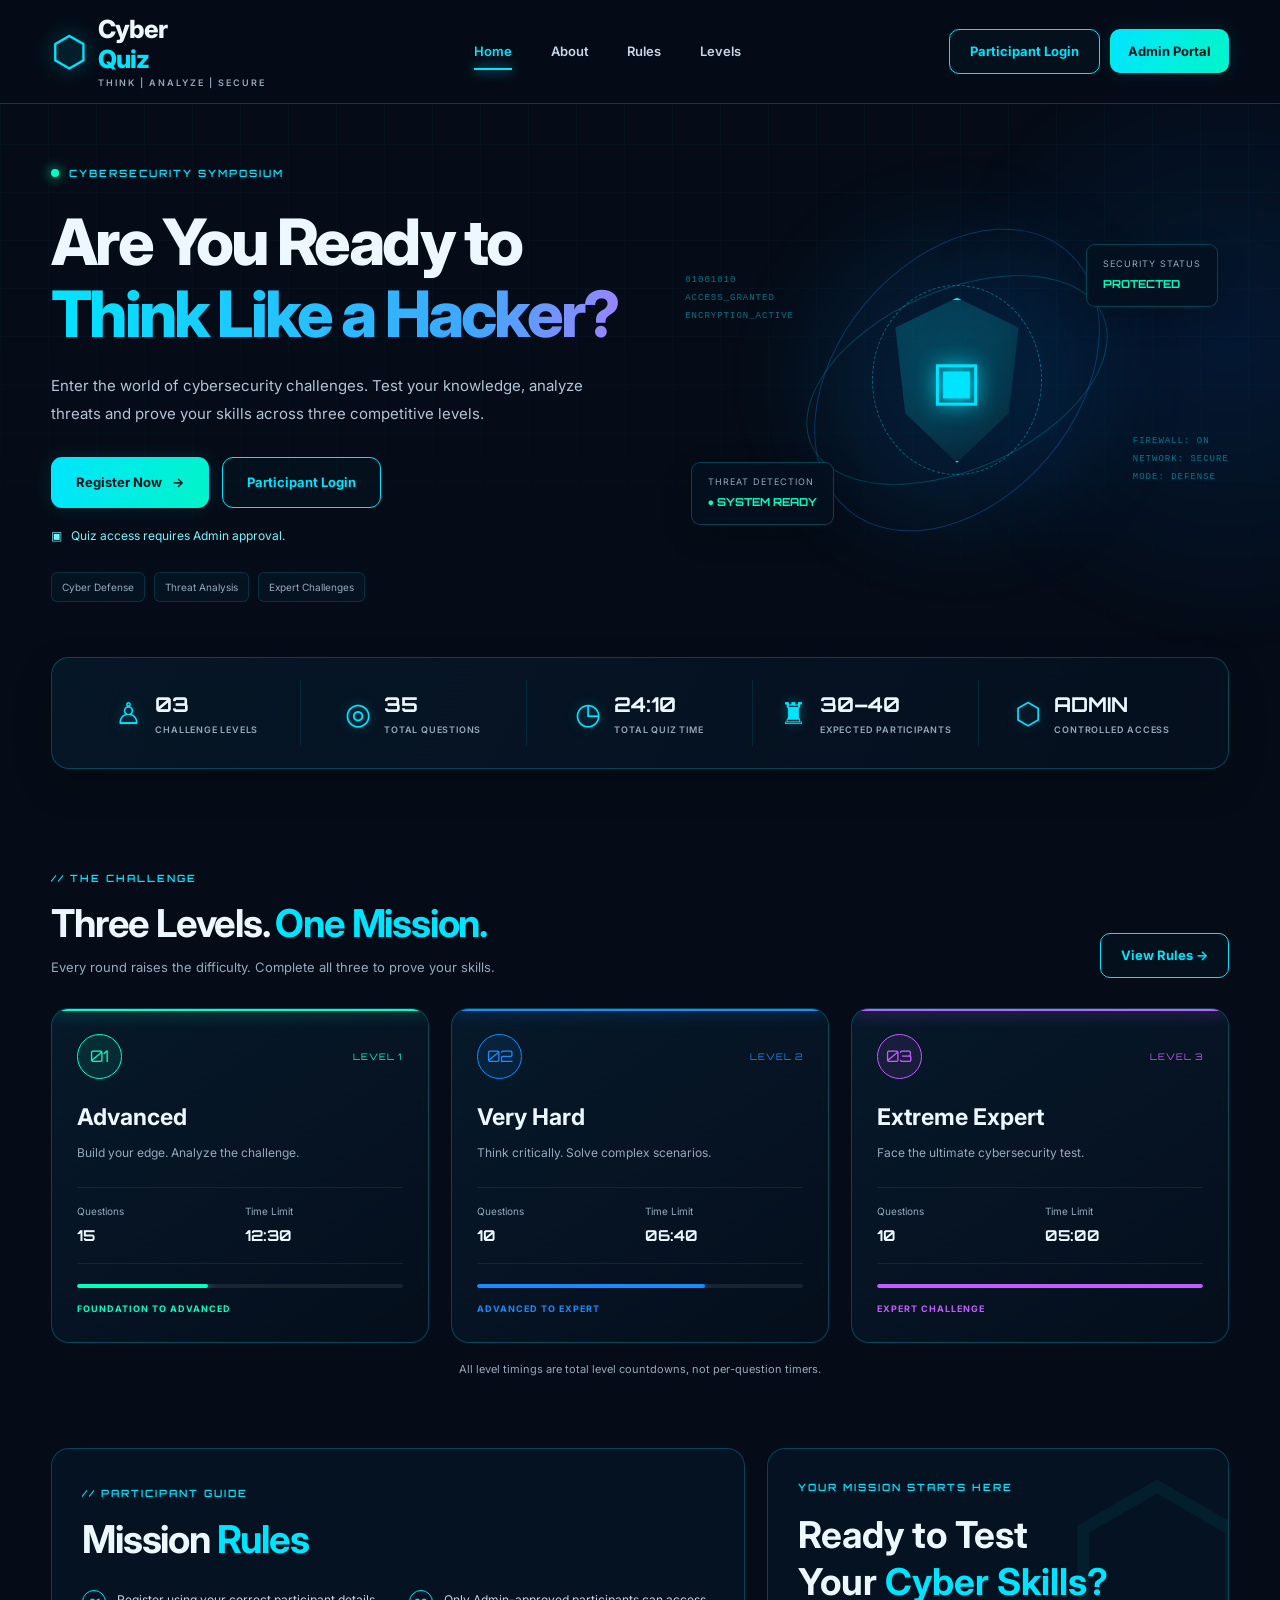
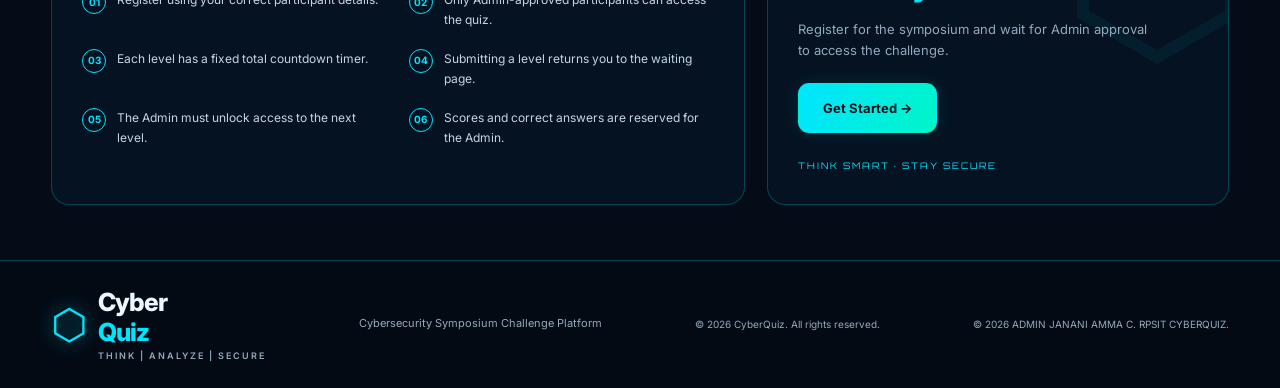
<file: frontend/index.html>
<!DOCTYPE html>
<html lang="en">
<head>
    <meta charset="UTF-8">
    <meta name="viewport" content="width=device-width, initial-scale=1.0">
    <meta name="theme-color" content="#050d19">
    <meta name="description" content="CyberQuiz - Cybersecurity Symposium Challenge">

    <title>CyberQuiz | Think. Analyze. Secure.</title>

    <link rel="stylesheet" href="css/style.css">
</head>

<body>

    <!-- Background Effects -->
    <div class="background-grid" aria-hidden="true"></div>
    <div class="background-glow" aria-hidden="true"></div>

    <!-- Navigation -->
    <header class="navbar">
        <a href="index.html" class="logo">
            <span class="logo-symbol">⬡</span>
            <span class="logo-text">
                Cyber<span>Quiz</span>
                <small>THINK | ANALYZE | SECURE</small>
            </span>
        </a>

        <nav class="nav-links">
            <a href="#home" class="active">Home</a>
            <a href="#about">About</a>
            <a href="#rules">Rules</a>
            <a href="#levels">Levels</a>
        </nav>

        <div class="nav-actions">
            <a href="login.html" class="btn btn-outline">
                Participant Login
            </a>

            <a href="admin-login.html" class="btn btn-primary btn-small">
                Admin Portal
            </a>
        </div>

        <button class="menu-toggle" id="menuToggle"
                aria-label="Toggle navigation" aria-expanded="false">
            ☰
        </button>
    </header>


    <!-- Hero -->
    <main>

        <section class="hero section-container" id="home">

            <div class="hero-content">

                <div class="eyebrow">
                    <span class="live-dot"></span>
                    CYBERSECURITY SYMPOSIUM
                </div>

                <h1>
                    Are You Ready to
                    <span class="gradient-text">
                        Think Like a Hacker?
                    </span>
                </h1>

                <p class="hero-description">
                    Enter the world of cybersecurity challenges.
                    Test your knowledge, analyze threats and prove
                    your skills across three competitive levels.
                </p>

                <div class="hero-actions">
                    <a href="register.html" class="btn btn-primary btn-large">
                        Register Now <span>→</span>
                    </a>

                    <a href="login.html" class="btn btn-outline btn-large">
                        Participant Login
                    </a>
                </div>

                <p class="access-notice">
                    <span>▣</span>
                    Quiz access requires Admin approval.
                </p>

                <div class="hero-tags">
                    <span>Cyber Defense</span>
                    <span>Threat Analysis</span>
                    <span>Expert Challenges</span>
                </div>

            </div>

            <!-- Cyber Visual -->
            <div class="hero-visual" aria-hidden="true">

                <div class="orbit orbit-one"></div>
                <div class="orbit orbit-two"></div>

                <div class="cyber-panel panel-top">
                    <span>SECURITY STATUS</span>
                    <strong>PROTECTED</strong>
                </div>

                <div class="shield-container">
                    <div class="shield">
                        <span class="shield-lock">▣</span>
                    </div>
                    <div class="shield-ring"></div>
                </div>

                <div class="cyber-panel panel-bottom">
                    <span>THREAT DETECTION</span>
                    <strong>● SYSTEM READY</strong>
                </div>

                <div class="floating-code code-left">
                    01001010<br>
                    ACCESS_GRANTED<br>
                    ENCRYPTION_ACTIVE
                </div>

                <div class="floating-code code-right">
                    FIREWALL: ON<br>
                    NETWORK: SECURE<br>
                    MODE: DEFENSE
                </div>

            </div>

        </section>


        <!-- Statistics -->
        <section class="stats-bar section-container" id="about">

            <div class="stat-item">
                <span class="stat-icon">♙</span>
                <div>
                    <strong>03</strong>
                    <span>CHALLENGE LEVELS</span>
                </div>
            </div>

            <div class="stat-item">
                <span class="stat-icon">◎</span>
                <div>
                    <strong>35</strong>
                    <span>TOTAL QUESTIONS</span>
                </div>
            </div>

            <div class="stat-item">
                <span class="stat-icon">◷</span>
                <div>
                    <strong>24:10</strong>
                    <span>TOTAL QUIZ TIME</span>
                </div>
            </div>

            <div class="stat-item">
                <span class="stat-icon">♜</span>
                <div>
                    <strong>30–40</strong>
                    <span>EXPECTED PARTICIPANTS</span>
                </div>
            </div>

            <div class="stat-item">
                <span class="stat-icon">⬡</span>
                <div>
                    <strong>ADMIN</strong>
                    <span>CONTROLLED ACCESS</span>
                </div>
            </div>

        </section>


        <!-- Quiz Levels -->
        <section class="levels-section section-container" id="levels">

            <div class="section-heading">
                <div>
                    <span class="section-label">// THE CHALLENGE</span>
                    <h2>Three Levels. <span>One Mission.</span></h2>
                    <p>
                        Every round raises the difficulty.
                        Complete all three to prove your skills.
                    </p>
                </div>

                <a href="#rules" class="btn btn-outline">
                    View Rules →
                </a>
            </div>

            <div class="level-grid">

                <article class="level-card level-one">
                    <div class="level-card-top">
                        <span class="level-number">01</span>
                        <span class="level-status">LEVEL 1</span>
                    </div>

                    <h3>Advanced</h3>
                    <p>Build your edge. Analyze the challenge.</p>

                    <div class="level-details">
                        <div>
                            <span>Questions</span>
                            <strong>15</strong>
                        </div>
                        <div>
                            <span>Time Limit</span>
                            <strong>12:30</strong>
                        </div>
                    </div>

                    <div class="difficulty-track">
                        <span></span>
                    </div>

                    <p class="level-footer">FOUNDATION TO ADVANCED</p>
                </article>


                <article class="level-card level-two">
                    <div class="level-card-top">
                        <span class="level-number">02</span>
                        <span class="level-status">LEVEL 2</span>
                    </div>

                    <h3>Very Hard</h3>
                    <p>Think critically. Solve complex scenarios.</p>

                    <div class="level-details">
                        <div>
                            <span>Questions</span>
                            <strong>10</strong>
                        </div>
                        <div>
                            <span>Time Limit</span>
                            <strong>06:40</strong>
                        </div>
                    </div>

                    <div class="difficulty-track">
                        <span></span>
                    </div>

                    <p class="level-footer">ADVANCED TO EXPERT</p>
                </article>


                <article class="level-card level-three">
                    <div class="level-card-top">
                        <span class="level-number">03</span>
                        <span class="level-status">LEVEL 3</span>
                    </div>

                    <h3>Extreme Expert</h3>
                    <p>Face the ultimate cybersecurity test.</p>

                    <div class="level-details">
                        <div>
                            <span>Questions</span>
                            <strong>10</strong>
                        </div>
                        <div>
                            <span>Time Limit</span>
                            <strong>05:00</strong>
                        </div>
                    </div>

                    <div class="difficulty-track">
                        <span></span>
                    </div>

                    <p class="level-footer">EXPERT CHALLENGE</p>
                </article>

            </div>

            <p class="level-note">
                All level timings are total level countdowns, not per-question timers.
            </p>

        </section>


        <!-- Rules -->
        <section class="rules-section section-container" id="rules">

            <div class="rules-panel">

                <span class="section-label">// PARTICIPANT GUIDE</span>
                <h2>Mission <span>Rules</span></h2>

                <ul class="rules-list">
                    <li>
                        <span class="rule-number">01</span>
                        Register using your correct participant details.
                    </li>
                    <li>
                        <span class="rule-number">02</span>
                        Only Admin-approved participants can access the quiz.
                    </li>
                    <li>
                        <span class="rule-number">03</span>
                        Each level has a fixed total countdown timer.
                    </li>
                    <li>
                        <span class="rule-number">04</span>
                        Submitting a level returns you to the waiting page.
                    </li>
                    <li>
                        <span class="rule-number">05</span>
                        The Admin must unlock access to the next level.
                    </li>
                    <li>
                        <span class="rule-number">06</span>
                        Scores and correct answers are reserved for the Admin.
                    </li>
                </ul>

            </div>


            <div class="challenge-panel">
                <div class="challenge-decoration">⬡</div>

                <span class="section-label">YOUR MISSION STARTS HERE</span>
                <h2>Ready to Test<br>Your <span>Cyber Skills?</span></h2>

                <p>
                    Register for the symposium and wait for
                    Admin approval to access the challenge.
                </p>

                <a href="register.html" class="btn btn-primary btn-large">
                    Get Started →
                </a>

                <div class="challenge-footer">
                    THINK SMART · STAY SECURE
                </div>
            </div>

        </section>

    </main>


    <!-- Footer -->
    <footer class="footer">
        <a href="index.html" class="logo">
            <span class="logo-symbol">⬡</span>
            <span class="logo-text">
                Cyber<span>Quiz</span>
                <small>THINK | ANALYZE | SECURE</small>
            </span>
        </a>

        <p>Cybersecurity Symposium Challenge Platform</p>

        <span class="copyright">
            © 2026 CyberQuiz. All rights reserved.
        </span>
        <span class="copyright">
            © 2026 ADMIN JANANI AMMA C. RPSIT CYBERQUIZ.
        </span>
    </footer>


    <script src="js/app.js"></script>

</body>
</html>
</file>
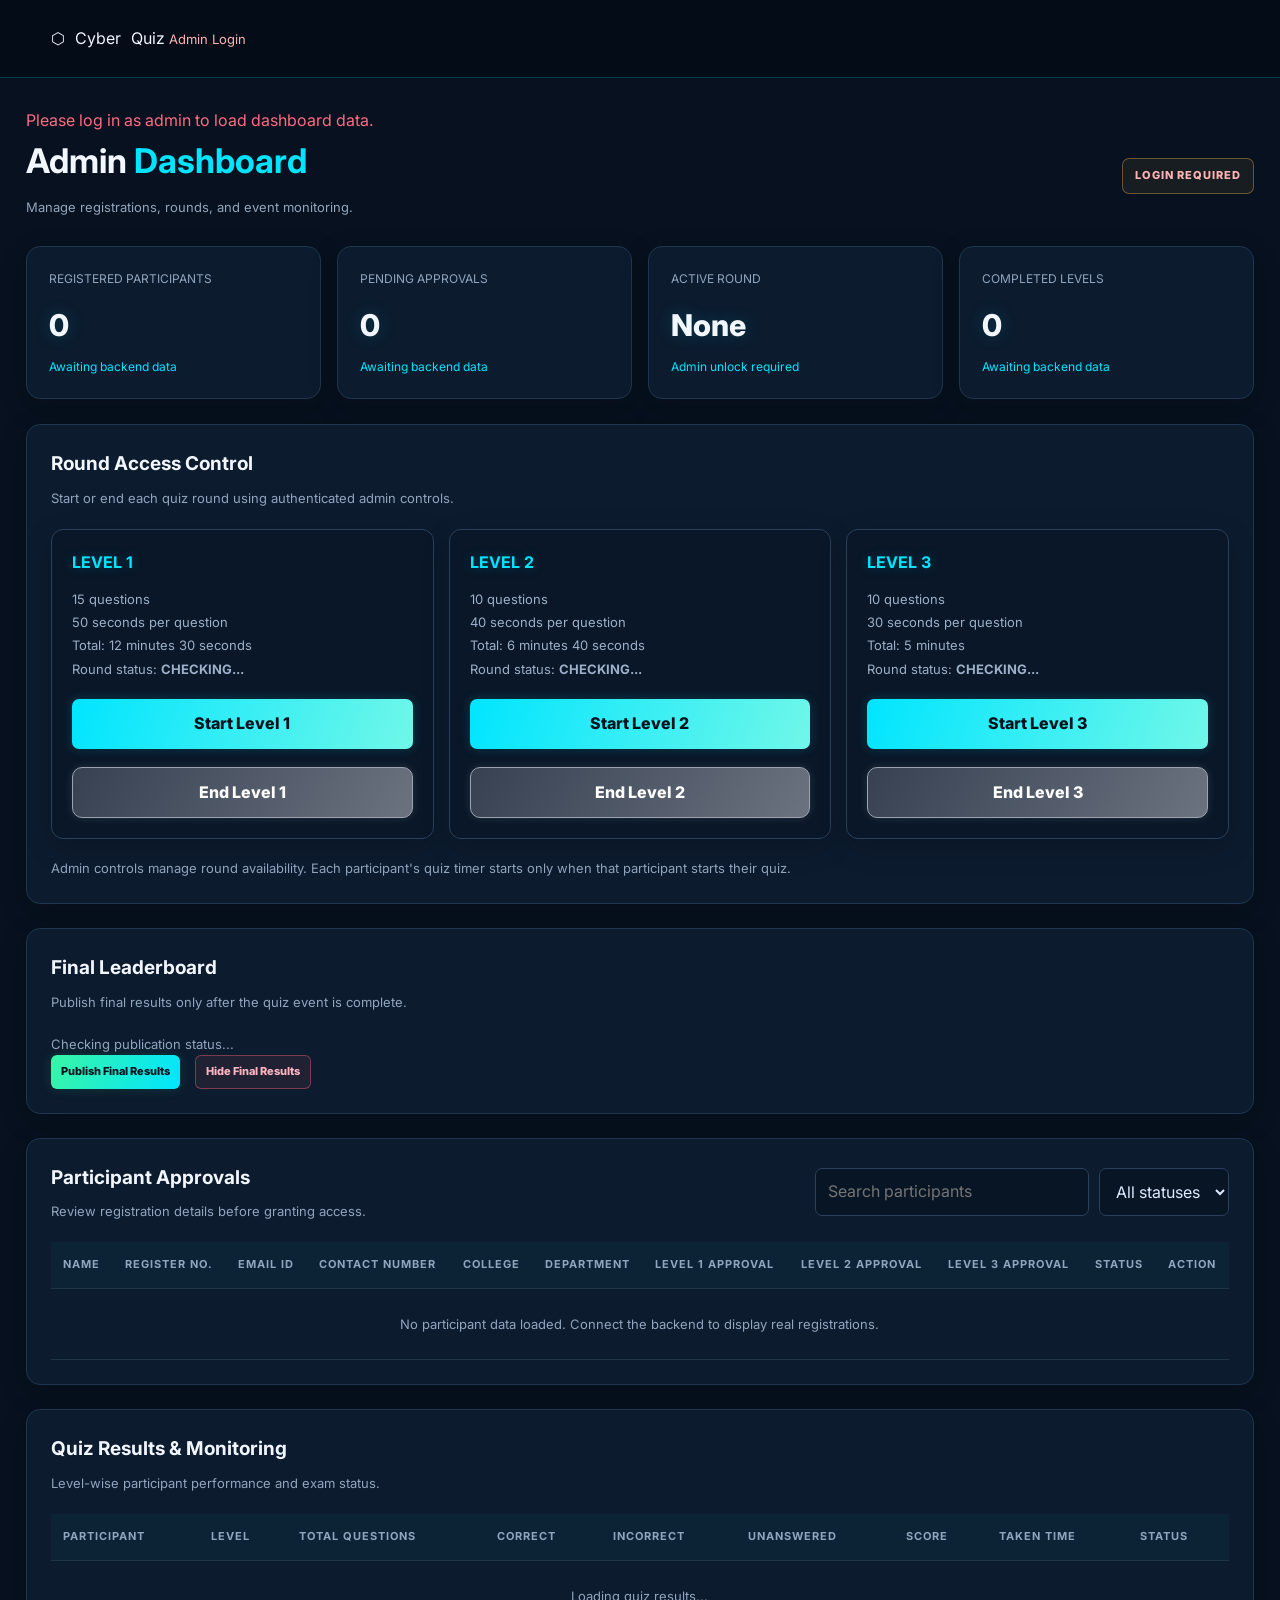
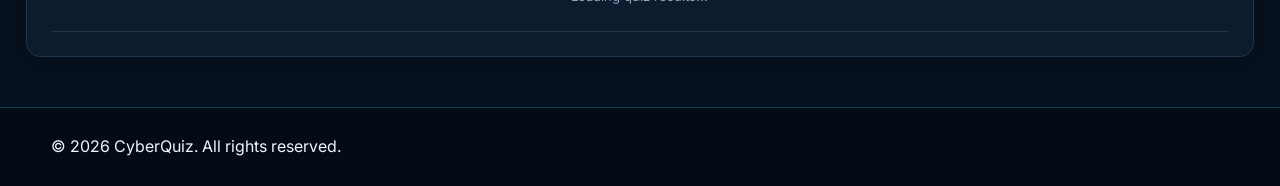
<file: frontend/admin-dashboard.html>
<!DOCTYPE html>
<html lang="en">

<head>
    <meta charset="UTF-8">
    <meta name="viewport" content="width=device-width, initial-scale=1.0">
    <meta name="theme-color" content="#07111f">

    <title>Admin Dashboard | CyberQuiz</title>

    <link rel="stylesheet" href="css/style.css">
    <link rel="stylesheet" href="css/admin.css">

    <style>
        body {
            min-height: 100vh;
            background: #07111f;
        }

        .admin-layout {
            width: min(1400px, 96%);
            margin: 30px auto 50px;
        }

        .dashboard-heading {
            display: flex;
            justify-content: space-between;
            align-items: center;
            gap: 20px;
            flex-wrap: wrap;
            margin-bottom: 28px;
        }

        .dashboard-heading h1 {
            color: #f1f6ff;
            font-size: clamp(25px, 4vw, 34px);
            margin-bottom: 8px;
        }

        .dashboard-heading h1 span {
            color: #00e5ff;
        }

        .muted {
            color: #91a5bd;
            font-size: 13px;
            line-height: 1.7;
        }

        .demo-badge {
            padding: 8px 12px;
            color: #ffd18a;
            border: 1px solid rgba(255, 190, 80, .35);
            background: rgba(255, 190, 80, .07);
            border-radius: 7px;
            font-size: 11px;
            font-weight: 800;
            letter-spacing: 1px;
        }

        .admin-grid {
            display: grid;
            grid-template-columns: repeat(4, minmax(0, 1fr));
            gap: 16px;
            margin-bottom: 25px;
        }

        .metric-card,
        .panel {
            background: #0c1b2e;
            border: 1px solid #20364e;
            border-radius: 14px;
        }

        .metric-card {
            padding: 22px;
        }

        .metric-label {
            color: #91a5bd;
            font-size: 12px;
            margin-bottom: 13px;
        }

        .metric-value {
            color: #f1f6ff;
            font-size: 30px;
            font-weight: 800;
        }

        .metric-detail {
            margin-top: 8px;
            color: #00e5ff;
            font-size: 12px;
        }

        .panel {
            padding: 24px;
            margin-bottom: 24px;
            min-width: 0;
        }

        .panel-heading {
            display: flex;
            justify-content: space-between;
            align-items: center;
            gap: 15px;
            flex-wrap: wrap;
            margin-bottom: 20px;
        }

        .panel-heading h2 {
            color: #f1f6ff;
            font-size: 19px;
        }

        .panel-heading p {
            margin-top: 7px;
        }

        .round-grid {
            display: grid;
            grid-template-columns: repeat(3, minmax(0, 1fr));
            gap: 15px;
        }

        .round-card {
            padding: 20px;
            background: #091728;
            border: 1px solid #29415b;
            border-radius: 12px;
        }

        .round-card h3 {
            color: #00e5ff;
            font-size: 16px;
            margin-bottom: 12px;
        }

        .round-card p {
            color: #9db0c8;
            font-size: 13px;
            line-height: 1.8;
        }

        .round-card button {
            width: 100%;
            margin-top: 18px;
            padding: 12px;
            border: 0;
            border-radius: 7px;
            color: #06111e;
            background: #00e5ff;
            font-weight: 800;
            cursor: pointer;
        }

        .round-card button:disabled {
            opacity: .45;
            cursor: not-allowed;
        }

        .round-card button.lock-button {
            background: #243950;
            color: #dceaff;
            border: 1px solid #39536e;
        }

        .table-wrap {
            overflow-x: auto;
        }

        table {
            width: 100%;
            border-collapse: collapse;
            min-width: 720px;
            text-align: left;
        }

        th,
        td {
            padding: 14px 12px;
            border-bottom: 1px solid #20344a;
            font-size: 13px;
            color: #c8d6e7;
        }

        th {
            color: #91a5bd;
            font-size: 11px;
            letter-spacing: 1px;
        }

        .status {
            display: inline-block;
            padding: 5px 9px;
            border-radius: 6px;
            font-size: 11px;
            font-weight: 800;
        }

        .status.pending {
            color: #ffd18a;
            background: rgba(255, 190, 80, .1);
        }

        .status.approved {
            color: #8cf5c3;
            background: rgba(65, 220, 150, .1);
        }

        .status.waiting {
            color: #a8eaf2;
            background: rgba(0, 229, 255, .08);
        }

        .small-button {
            padding: 7px 10px;
            color: #06111e;
            background: #00e5ff;
            border: 0;
            border-radius: 6px;
            font-size: 11px;
            font-weight: 800;
            cursor: pointer;
        }

        .small-button.reject {
            margin-left: 5px;
            color: #ffb4b4;
            background: rgba(255, 80, 80, .12);
            border: 1px solid rgba(255, 80, 80, .3);
        }

        .toolbar {
            display: flex;
            gap: 10px;
            flex-wrap: wrap;
        }

        .toolbar input,
        .toolbar select {
            padding: 10px 12px;
            max-width: 100%;
            color: #dceaff;
            background: #071525;
            border: 1px solid #29415b;
            border-radius: 7px;
        }

        .notice {
            display: none;
            padding: 14px;
            margin-bottom: 20px;
            border-radius: 9px;
            color: #a8eaf2;
            background: rgba(0, 229, 255, .06);
            border: 1px solid rgba(0, 229, 255, .2);
            line-height: 1.6;
            font-size: 13px;
        }

        .notice.visible {
            display: block;
        }

        .empty-row {
            padding: 25px;
            color: #91a5bd;
            text-align: center;
        }

        .danger-link {
            color: #ffb4b4;
            text-decoration: none;
            font-size: 13px;
        }

        @media (max-width: 900px) {
            .admin-grid {
                grid-template-columns: repeat(2, minmax(0, 1fr));
            }

            .round-grid {
                grid-template-columns: 1fr;
            }
        }

        @media (max-width: 480px) {
            .admin-grid {
                grid-template-columns: 1fr;
            }

            .panel {
                padding: 17px;
            }
        }

        .approval-status {
            display: inline-block;
            padding: 4px 9px;
            border-radius: 12px;
            font-size: 12px;
            font-weight: 600;
        }

        .approval-status.pending {
            color: #fbbf24;
            background: rgba(251, 191, 36, 0.10);
            animation: pendingGlow 1.5s ease-in-out infinite;
        }

        .approval-status.approved {
            color: #34d399;
            background: rgba(52, 211, 153, 0.12);
        }

        @keyframes pendingGlow {
            50% {
                box-shadow: 0 0 8px rgba(251, 191, 36, 0.45);
            }
        }

        /* ===== CYBERQUIZ PREMIUM ADMIN THEME ===== */

        :root {
            --neon-cyan: #00e5ff;
            --neon-violet: #9b7bff;
            --neon-green: #39f5a5;
            --neon-amber: #ffc857;
            --neon-red: #ff647c;
            --panel-bg: #0c1b2e;
            --panel-border: #244360;
        }

        /* Smooth dashboard interactions */
        html {
            scroll-behavior: smooth;
        }

        button,
        input,
        select,
        a {
            transition:
                background .25s ease,
                color .25s ease,
                border-color .25s ease,
                box-shadow .25s ease,
                transform .25s ease;
        }

        button {
            cursor: pointer;
        }

        button:focus-visible,
        input:focus-visible,
        select:focus-visible,
        a:focus-visible {
            outline: 2px solid var(--neon-cyan);
            outline-offset: 3px;
        }

        /* Premium cards */
        .metric-card,
        .panel,
        .round-card {
            position: relative;
            overflow: hidden;
            box-shadow: 0 8px 28px rgba(0, 0, 0, .18);
        }

        .metric-card,
        .round-card {
            transition: transform .25s ease, border-color .25s ease,
                box-shadow .25s ease;
        }

        .metric-card:hover,
        .round-card:hover {
            transform: translateY(-5px);
            border-color: var(--neon-cyan);
            box-shadow: 0 10px 30px rgba(0, 229, 255, .12);
        }

        .metric-value {
            text-shadow: 0 0 18px rgba(0, 229, 255, .18);
        }

        .round-card h3 {
            text-shadow: 0 0 12px rgba(0, 229, 255, .25);
        }

        /* Round Start buttons */
        .round-card button[data-start-level],
        .round-card button[data-unlock-level] {
            color: #03121d;
            background: linear-gradient(110deg, #00e5ff, #70f7e8);
            box-shadow: 0 0 12px rgba(0, 229, 255, .18);
        }

        .round-card button[data-start-level]:hover:not(:disabled),
        .round-card button[data-unlock-level]:hover:not(:disabled) {
            transform: translateY(-2px);
            box-shadow: 0 0 22px rgba(0, 229, 255, .45);
        }

        /* Premium Silver-Grey End Level Buttons */
        .round-card button[data-end-level] {
            color: #ffffff;
            background: linear-gradient(120deg,
                    #374151,
                    #6b7280,
                    #374151);
            background-size: 200% 200%;
            border: 1px solid #9ca3af;
            border-radius: 10px;
            box-shadow: 0 0 8px rgba(209, 213, 219, 0.15);
            animation:
                endButtonGlow 3s ease-in-out infinite,
                endButtonShimmer 6s ease infinite;
        }

        @keyframes endButtonGlow {

            0%,
            100% {
                box-shadow: 0 0 5px rgba(209, 213, 219, 0.15);
            }

            50% {
                box-shadow:
                    0 0 10px rgba(229, 231, 235, 0.55),
                    0 0 18px rgba(156, 163, 175, 0.25);
            }
        }

        @keyframes endButtonShimmer {
            0% {
                background-position: 0% 50%;
            }

            50% {
                background-position: 100% 50%;
            }

            100% {
                background-position: 0% 50%;
            }
        }

        .round-card button[data-end-level]:hover:not(:disabled) {
            transform: translateY(-2px);
            border-color: #e5e7eb;
            box-shadow: 0 0 16px rgba(209, 213, 219, 0.4);
        }

        .round-card button[data-end-level]:disabled {
            animation: none;
            opacity: 0.5;
            cursor: not-allowed;
        }

        @media (prefers-reduced-motion: reduce) {
            .round-card button[data-end-level] {
                animation: none;
            }
        }

        /* Soft blinking neon glow */
        @keyframes endButtonGlow {

            0%,
            100% {
                box-shadow:
                    0 0 6px rgba(100, 120, 255, 0.30),
                    0 0 12px rgba(70, 110, 255, 0.15);
            }

            50% {
                box-shadow:
                    0 0 12px rgba(130, 150, 255, 0.80),
                    0 0 26px rgba(70, 130, 255, 0.45);
            }
        }

        /* Slow-moving gradient */
        @keyframes endButtonShimmer {
            0% {
                background-position: 0% 50%;
            }

            50% {
                background-position: 100% 50%;
            }

            100% {
                background-position: 0% 50%;
            }
        }

        /* Hover effect */
        .round-card button[data-end-level]:hover:not(:disabled) {
            transform: translateY(-3px) scale(1.02);
            border-color: #c3ceff;
            box-shadow:
                0 0 15px rgba(130, 150, 255, 0.9),
                0 0 32px rgba(70, 130, 255, 0.55);
        }

        /* Disabled button should not blink */
        .round-card button[data-end-level]:disabled {
            animation: none;
            opacity: 0.5;
            cursor: not-allowed;
        }

        /* Respect reduced-motion settings */
        @media (prefers-reduced-motion: reduce) {
            .round-card button[data-end-level] {
                animation: none;
            }
        }


        /* Disabled controls */
        button:disabled {
            opacity: .45;
            cursor: not-allowed;
            box-shadow: none !important;
            transform: none !important;
        }

        /* Table hover interaction */
        tbody tr {
            transition: background .2s ease;
        }

        tbody tr:hover {
            background: rgba(0, 229, 255, .045);
        }

        th {
            background: rgba(0, 229, 255, .035);
        }

        td {
            vertical-align: middle;
        }

        /* Approval status badges */
        .approval-status.pending,
        .status.pending {
            color: #ffe09a;
            border: 1px solid rgba(255, 200, 87, .3);
            background: rgba(255, 200, 87, .09);
            animation: pendingPulse 2s ease-in-out infinite;
        }

        .approval-status.approved,
        .status.approved {
            color: #8affc9;
            border: 1px solid rgba(57, 245, 165, .3);
            background: rgba(57, 245, 165, .09);
        }

        /* Approval action buttons */
        #participantTable button,
        #participantsTable button,
        #participantTableBody button {
            margin: 4px 3px;
            padding: 8px 11px;
            border-radius: 7px;
            font-size: 11px;
            font-weight: 800;
            border: 1px solid rgba(0, 229, 255, .35);
            color: #9cf7ff;
            background: rgba(0, 229, 255, .09);
        }

        #participantTable button:hover,
        #participantsTable button:hover,
        #participantTableBody button:hover {
            color: #06111e;
            background: var(--neon-cyan);
            box-shadow: 0 0 14px rgba(0, 229, 255, .25);
            transform: translateY(-1px);
        }

        /* Revoke / reject buttons */
        button.reject,
        #participantTable button.reject,
        #participantsTable button.reject,
        #participantTableBody button.reject {
            color: #ffb4c0;
            border-color: rgba(255, 100, 124, .4);
            background: rgba(255, 100, 124, .09);
        }

        button.reject:hover,
        #participantTable button.reject:hover,
        #participantsTable button.reject:hover,
        #participantTableBody button.reject:hover {
            color: white;
            background: #d93655;
        }

        /* Search and filter controls */
        .toolbar input,
        .toolbar select {
            min-height: 40px;
            outline: none;
        }

        .toolbar input:focus,
        .toolbar select:focus {
            border-color: var(--neon-cyan);
            box-shadow: 0 0 14px rgba(0, 229, 255, .13);
        }

        /* Leaderboard action buttons */
        #publishLeaderboardButton {
            color: #06111e;
            background: linear-gradient(110deg, #39f5a5, #00e5ff);
            box-shadow: 0 0 12px rgba(57, 245, 165, .15);
        }

        #hideLeaderboardButton {
            color: #ffb4c0;
            background: rgba(255, 100, 124, .09);
            border: 1px solid rgba(255, 100, 124, .4);
        }

        #publishLeaderboardButton:hover,
        #hideLeaderboardButton:hover {
            transform: translateY(-2px);
            filter: brightness(1.12);
        }

        /* Subtle pending animation */
        @keyframes pendingPulse {

            0%,
            100% {
                box-shadow: 0 0 0 rgba(255, 200, 87, 0);
            }

            50% {
                box-shadow: 0 0 10px rgba(255, 200, 87, .18);
            }
        }

        /* Respect reduced-motion preferences */
        @media (prefers-reduced-motion: reduce) {

            *,
            *::before,
            *::after {
                animation-duration: .01ms !important;
                animation-iteration-count: 1 !important;
                transition-duration: .01ms !important;
                scroll-behavior: auto !important;
            }
        }
    </style>
</head>

<body>

    <header class="navbar">
        <div class="container nav-container">
            <a href="index.html" class="logo">
                <span class="logo-icon">⬡</span>
                Cyber<span>Quiz</span>
            </a>

            <a href="admin-login.html" class="danger-link">Admin Login</a>
        </div>
    </header>

    <main class="admin-layout">

        <section class="dashboard-heading">
            <div>
                <h1>Admin <span>Dashboard</span></h1>
                <p class="muted">
                    Manage registrations, rounds, and event monitoring.
                </p>
            </div>

            <span class="demo-badge" id="adminAuthStatus">CHECKING AUTHENTICATION...</span>
        </section>

        <div class="notice" id="notice" role="status" aria-live="polite"></div>

        <section class="admin-grid" aria-label="Event overview">

            <article class="metric-card">
                <p class="metric-label">REGISTERED PARTICIPANTS</p>
                <p class="metric-value" id="registeredCount">0</p>
                <p class="metric-detail">Awaiting backend data</p>
            </article>

            <article class="metric-card">
                <p class="metric-label">PENDING APPROVALS</p>
                <p class="metric-value" id="pendingCount">0</p>
                <p class="metric-detail">Awaiting backend data</p>
            </article>

            <article class="metric-card">
                <p class="metric-label">ACTIVE ROUND</p>
                <p class="metric-value" id="activeRound">None</p>
                <p class="metric-detail">Admin unlock required</p>
            </article>

            <article class="metric-card">
                <p class="metric-label">COMPLETED LEVELS</p>
                <p class="metric-value" id="completedCount">0</p>
                <p class="metric-detail">Awaiting backend data</p>
            </article>

        </section>


        <section class="panel">
            <div class="panel-heading">
                <div>
                    <h2>Round Access Control</h2>
                    <p class="muted">
                        Start or end each quiz round using authenticated admin controls.
                    </p>
                </div>
            </div>

            <div class="round-grid">

                <article class="round-card">
                    <h3>LEVEL 1</h3>
                    <p>15 questions</p>

                    <p>50 seconds per question</p>
                    <p>Total: 12 minutes 30 seconds</p>

                    <p>Round status: <strong data-round-status="1">CHECKING...</strong></p>

                    <button type="button" data-start-level="1">
                        Start Level 1
                    </button>
                    <button type="button" class="lock-button" data-end-level="1">
                        End Level 1
                    </button>
                </article>

                <article class="round-card">
                    <h3>LEVEL 2</h3>
                    <p>10 questions</p>


                    <p>40 seconds per question</p>
                    <p>Total: 6 minutes 40 seconds</p>

                    <p>Round status: <strong data-round-status="2">CHECKING...</strong></p>

                    <button type="button" data-start-level="2">
                        Start Level 2
                    </button>
                    <button type="button" class="lock-button" data-end-level="2">
                        End Level 2
                    </button>
                </article>

                <article class="round-card">
                    <h3>LEVEL 3</h3>
                    <p>10 questions</p>

                    <p>30 seconds per question</p>
                    <p>Total: 5 minutes</p>

                    <p>Round status: <strong data-round-status="3">CHECKING...</strong></p>

                    <button type="button" data-start-level="3">
                        Start Level 3
                    </button>
                    <button type="button" class="lock-button" data-end-level="3">
                        End Level 3
                    </button>
                </article>

            </div>

            <p class="muted" style="margin-top:18px;">
                Admin controls manage round availability. Each participant's quiz timer
                starts only when that participant starts their quiz.
            </p>
        </section>

        <section class="panel" id="finalLeaderboardPanel">
            <div class="panel-heading">
                <div>
                    <h2>Final Leaderboard</h2>
                    <p class="muted">
                        Publish final results only after the quiz event is complete.
                    </p>
                </div>
            </div>

            <p id="leaderboardPublishStatus" class="muted" role="status" aria-live="polite">
                Checking publication status...
            </p>

            <div class="toolbar">
                <button type="button" class="small-button" id="publishLeaderboardButton">
                    Publish Final Results
                </button>

                <button type="button" class="small-button reject" id="hideLeaderboardButton">
                    Hide Final Results
                </button>
            </div>
        </section>


        <section class="panel">
            <div class="panel-heading">
                <div>
                    <h2>Participant Approvals</h2>
                    <p class="muted">
                        Review registration details before granting access.
                    </p>
                </div>

                <div class="toolbar">
                    <input type="search" id="participantSearch" placeholder="Search participants"
                        aria-label="Search participants">

                    <select id="approvalFilter" aria-label="Filter participants">
                        <option value="all">All statuses</option>
                        <option value="pending">Pending</option>
                        <option value="approved">Approved</option>
                        <option value="rejected">Rejected</option>
                    </select>
                </div>
            </div>

            <div class="table-wrap">
                <table>

                    <thead>
                        <tr>
                            <th>NAME</th>
                            <th>REGISTER NO.</th>
                            <th>EMAIL ID</th>
                            <th>CONTACT NUMBER</th>
                            <th>COLLEGE</th>
                            <th>DEPARTMENT</th>
                            <th>LEVEL 1 APPROVAL</th>
                            <th>LEVEL 2 APPROVAL</th>
                            <th>LEVEL 3 APPROVAL</th>
                            <th>STATUS</th>
                            <th>ACTION</th>
                        </tr>
                    </thead>


                    <tbody id="participantTable">
                        <tr>
                            <td colspan="11" class="empty-row">
                                No participant data loaded. Connect the backend
                                to display real registrations.
                            </td>
                        </tr>
                    </tbody>
                </table>
            </div>
        </section>

        

<section class="panel" id="quizResultsPanel">
    <div class="panel-heading">
        <div>
            <h2>Quiz Results &amp; Monitoring</h2>
            <p class="muted">
                Level-wise participant performance and exam status.
            </p>
        </div>
    </div>

    <div class="table-wrap">
        <table>
            <thead>
                <tr>
                    <th>PARTICIPANT</th>
                    <th>LEVEL</th>
                    <th>TOTAL QUESTIONS</th>
                    <th>CORRECT</th>
                    <th>INCORRECT</th>
                    <th>UNANSWERED</th>
                    <th>SCORE</th>
                    <th>TAKEN TIME</th>
                    <th>STATUS</th>
                </tr>
            </thead>

            <tbody id="resultsTableBody">
                <tr>
                    <td colspan="9" class="empty-row">
                        Loading quiz results...
                    </td>
                </tr>
            </tbody>
        </table>
    </div>
</section>


    </main>

    <footer class="footer">
        <div class="container">
            <p>
                &copy; <span id="currentYear"></span> CyberQuiz.
                All rights reserved.
            </p>
        </div>
    </footer>


    <script>
        document.getElementById("currentYear").textContent =
            new Date().getFullYear();
    </script>


    <script src="js/admin.js"></script>

</body>

</html>
</file>
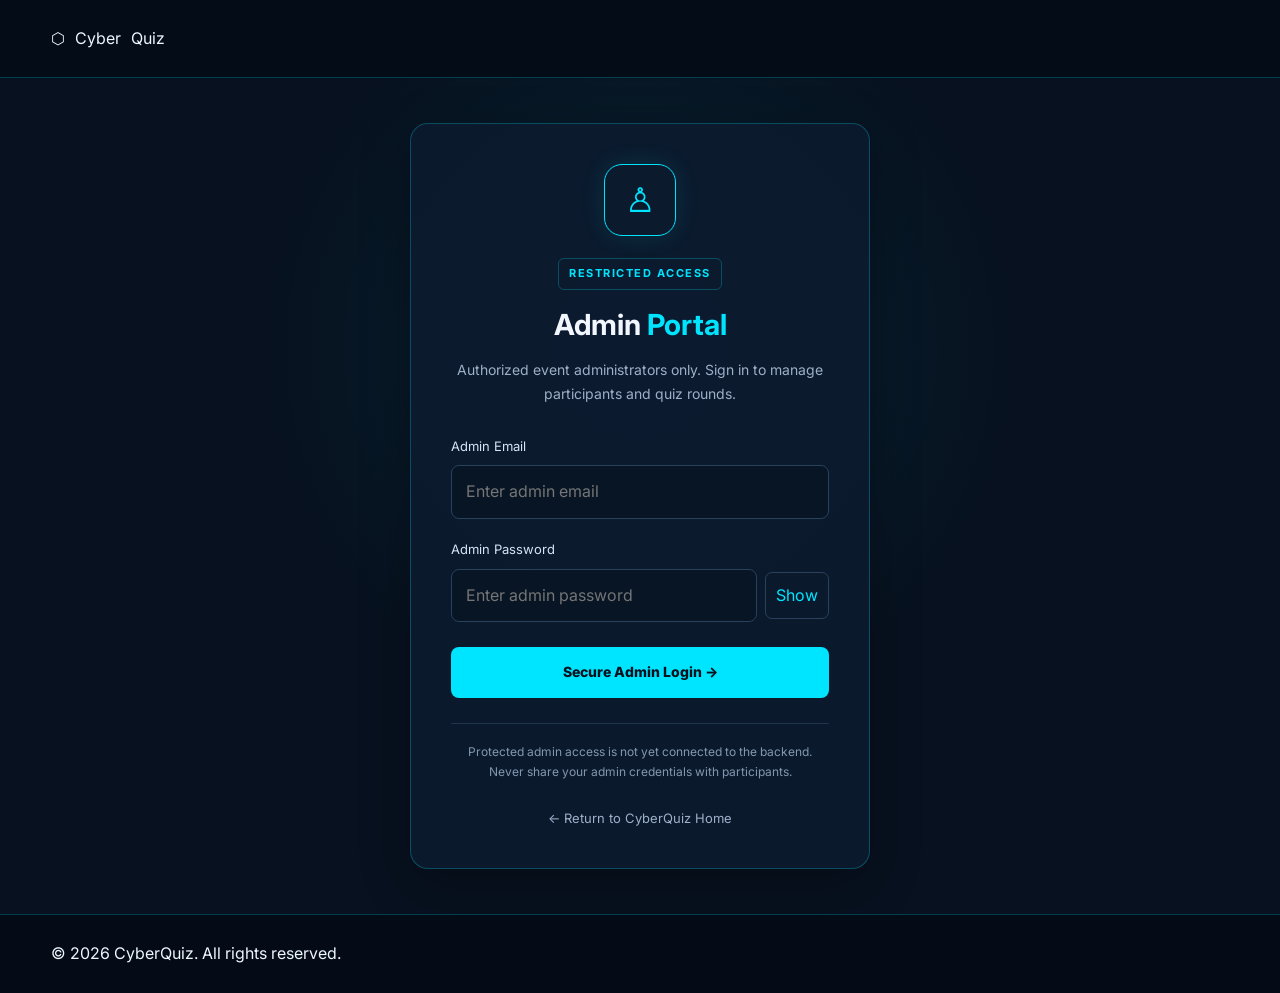
<file: frontend/admin-login.html>
<!DOCTYPE html>
<html lang="en">

<head>
    <meta charset="UTF-8">
    <meta name="viewport" content="width=device-width, initial-scale=1.0">
    <meta name="theme-color" content="#07111f">

    <title>Admin Login | CyberQuiz</title>

    <link rel="stylesheet" href="css/style.css">

    <style>
        body {
            min-height: 100vh;
            display: flex;
            flex-direction: column;
            background:
                radial-gradient(circle at 50% 35%,
                    rgba(0, 229, 255, .09), transparent 42%),
                #07111f;
        }

        .admin-login-container {
            flex: 1;
            display: grid;
            place-items: center;
            padding: 45px 20px;
        }

        .admin-card {
            width: 100%;
            max-width: 460px;
            padding: clamp(25px, 5vw, 40px);
            background: rgba(12, 27, 46, .96);
            border: 1px solid rgba(0, 229, 255, .25);
            border-radius: 18px;
            box-shadow: 0 15px 50px rgba(0, 0, 0, .3);
        }

        .admin-icon {
            width: 72px;
            height: 72px;
            display: grid;
            place-items: center;
            margin: 0 auto 22px;
            border: 1px solid #00e5ff;
            border-radius: 18px;
            color: #00e5ff;
            font-size: 34px;
            box-shadow: 0 0 25px rgba(0, 229, 255, .12);
        }

        .admin-heading {
            text-align: center;
            margin-bottom: 30px;
        }

        .admin-heading h1 {
            color: #f1f6ff;
            font-size: 29px;
            margin-bottom: 10px;
        }

        .admin-heading h1 span {
            color: #00e5ff;
        }

        .admin-heading p {
            color: #9db0c8;
            font-size: 14px;
            line-height: 1.7;
        }

        .security-label {
            display: inline-block;
            margin-bottom: 12px;
            padding: 6px 10px;
            border: 1px solid rgba(0, 229, 255, .25);
            border-radius: 6px;
            color: #00e5ff;
            font-size: 11px;
            font-weight: bold;
            letter-spacing: 1.5px;
        }

        .form-group {
            margin-bottom: 20px;
        }

        .form-group label {
            display: block;
            color: #d7e4f5;
            font-size: 13px;
            margin-bottom: 9px;
        }

        .form-group input {
            width: 100%;
            padding: 13px 14px;
            background: #071525;
            border: 1px solid #29415c;
            border-radius: 8px;
            color: #f1f6ff;
            font: inherit;
            outline: none;
        }

        .form-group input:focus {
            border-color: #00e5ff;
            box-shadow: 0 0 0 3px rgba(0, 229, 255, .08);
        }

        .password-wrapper {
            display: flex;
            align-items: center;
            gap: 8px;
        }

        .password-wrapper input {
            min-width: 0;
            flex: 1;
        }

        .show-password {
            padding: 10px;
            color: #00e5ff;
            background: transparent;
            border: 1px solid #29415c;
            border-radius: 7px;
            cursor: pointer;
        }

        .admin-submit {
            width: 100%;
            padding: 14px;
            margin-top: 5px;
            background: #00e5ff;
            color: #06111e;
            border: 0;
            border-radius: 8px;
            font-weight: 800;
            font-size: 14px;
            cursor: pointer;
        }

        .admin-submit:hover {
            background: #7af2ff;
        }

        .admin-submit:disabled {
            opacity: .6;
            cursor: wait;
        }

        .form-message {
            display: none;
            margin-top: 17px;
            padding: 12px;
            border-radius: 8px;
            font-size: 13px;
            line-height: 1.6;
        }

        .form-message.visible {
            display: block;
        }

        .form-message.error {
            color: #ffb4b4;
            background: rgba(255, 80, 80, .08);
            border: 1px solid rgba(255, 80, 80, .25);
        }

        .form-message.info {
            color: #a8eaf2;
            background: rgba(0, 229, 255, .06);
            border: 1px solid rgba(0, 229, 255, .2);
        }

        .back-link {
            display: block;
            margin-top: 25px;
            text-align: center;
            color: #9db0c8;
            text-decoration: none;
            font-size: 13px;
        }

        .back-link:hover {
            color: #00e5ff;
        }

        .security-note {
            margin-top: 25px;
            padding-top: 18px;
            border-top: 1px solid #20344a;
            color: #8297ae;
            font-size: 12px;
            text-align: center;
            line-height: 1.7;
        }
    </style>
</head>

<body>

    <header class="navbar">
        <div class="container nav-container">
            <a href="index.html" class="logo">
                <span class="logo-icon">⬡</span>
                Cyber<span>Quiz</span>
            </a>
        </div>
    </header>

    <main class="admin-login-container">
        <section class="admin-card">

            <div class="admin-heading">
                <div class="admin-icon" aria-hidden="true">♙</div>

                <span class="security-label">RESTRICTED ACCESS</span>

                <h1>Admin <span>Portal</span></h1>

                <p>
                    Authorized event administrators only.
                    Sign in to manage participants and quiz rounds.
                </p>
            </div>

            <form id="adminLoginForm">

                <div class="form-group">
                    <label for="adminEmail">Admin Email</label>
                    <input type="email" id="adminEmail" name="email" placeholder="Enter admin email"
                        autocomplete="username" required>
                </div>

                <div class="form-group">
                    <label for="adminPassword">Admin Password</label>

                    <div class="password-wrapper">
                        <input type="password" id="adminPassword" name="password" placeholder="Enter admin password"
                            autocomplete="current-password" required>

                        <button type="button" class="show-password" id="togglePassword" aria-label="Show password">
                            Show
                        </button>
                    </div>
                </div>

                <button type="submit" class="admin-submit" id="loginButton">
                    Secure Admin Login →
                </button>

                <div class="form-message" id="formMessage" role="status" aria-live="polite"></div>

            </form>

            <p class="security-note">
                Protected admin access is not yet connected to the backend.
                Never share your admin credentials with participants.
            </p>

            <a href="index.html" class="back-link">
                ← Return to CyberQuiz Home
            </a>

        </section>
    </main>

    <footer class="footer">
        <div class="container">
            <p>
                &copy; <span id="currentYear"></span> CyberQuiz.
                All rights reserved.
            </p>
        </div>
    </footer>
    <script>
        document.getElementById("currentYear").textContent =
            new Date().getFullYear();

        const passwordInput = document.getElementById("adminPassword");
        const togglePassword = document.getElementById("togglePassword");
        const loginForm = document.getElementById("adminLoginForm");
        const formMessage = document.getElementById("formMessage");
        const loginButton = document.getElementById("loginButton");

        togglePassword.addEventListener("click", () => {
            const isPassword = passwordInput.type === "password";

            passwordInput.type = isPassword ? "text" : "password";
            togglePassword.textContent = isPassword ? "Hide" : "Show";
            togglePassword.setAttribute(
                "aria-label",
                isPassword ? "Hide password" : "Show password"
            );
        });

        loginForm.addEventListener("submit", async (event) => {
            event.preventDefault();

            const username = document.getElementById("adminEmail").value.trim();
            const password = passwordInput.value;

            formMessage.className = "form-message visible info";
            formMessage.textContent = "Checking admin credentials...";
            loginButton.disabled = true;

            try {
                const response = await fetch(
                    "https://cyberquiz-backend.onrender.com/api/admin/login",
                    {
                        method: "POST",
                        headers: {
                            "Content-Type": "application/json",
                            "Accept": "application/json"
                        },
                        body: JSON.stringify({
                            email: username,
                            password: password
                        })
                    }
                );

                const data = await response.json();

                if (!response.ok) {
                    throw new Error(
                        data.detail || "Admin login failed."
                    );
                }

                if (!data.access_token) {
                    throw new Error(
                        "Login response-la access token kidaikkala."
                    );
                }

                localStorage.setItem(
                    "cyberquiz_admin_token",
                    data.access_token
                );

                formMessage.className = "form-message visible info";
                formMessage.textContent =
                    "Admin login successful! Opening dashboard...";

                window.location.href = "admin-dashboard.html";

            } catch (error) {
                formMessage.className = "form-message visible error";

                if (error instanceof TypeError) {
                    formMessage.textContent =
                        "Backend connect aagala. Backend server running-aa check pannunga.";
                } else {
                    formMessage.textContent = error.message;
                }
            } finally {
                loginButton.disabled = false;
            }
        });
    </script>

</body>

</html>
</file>
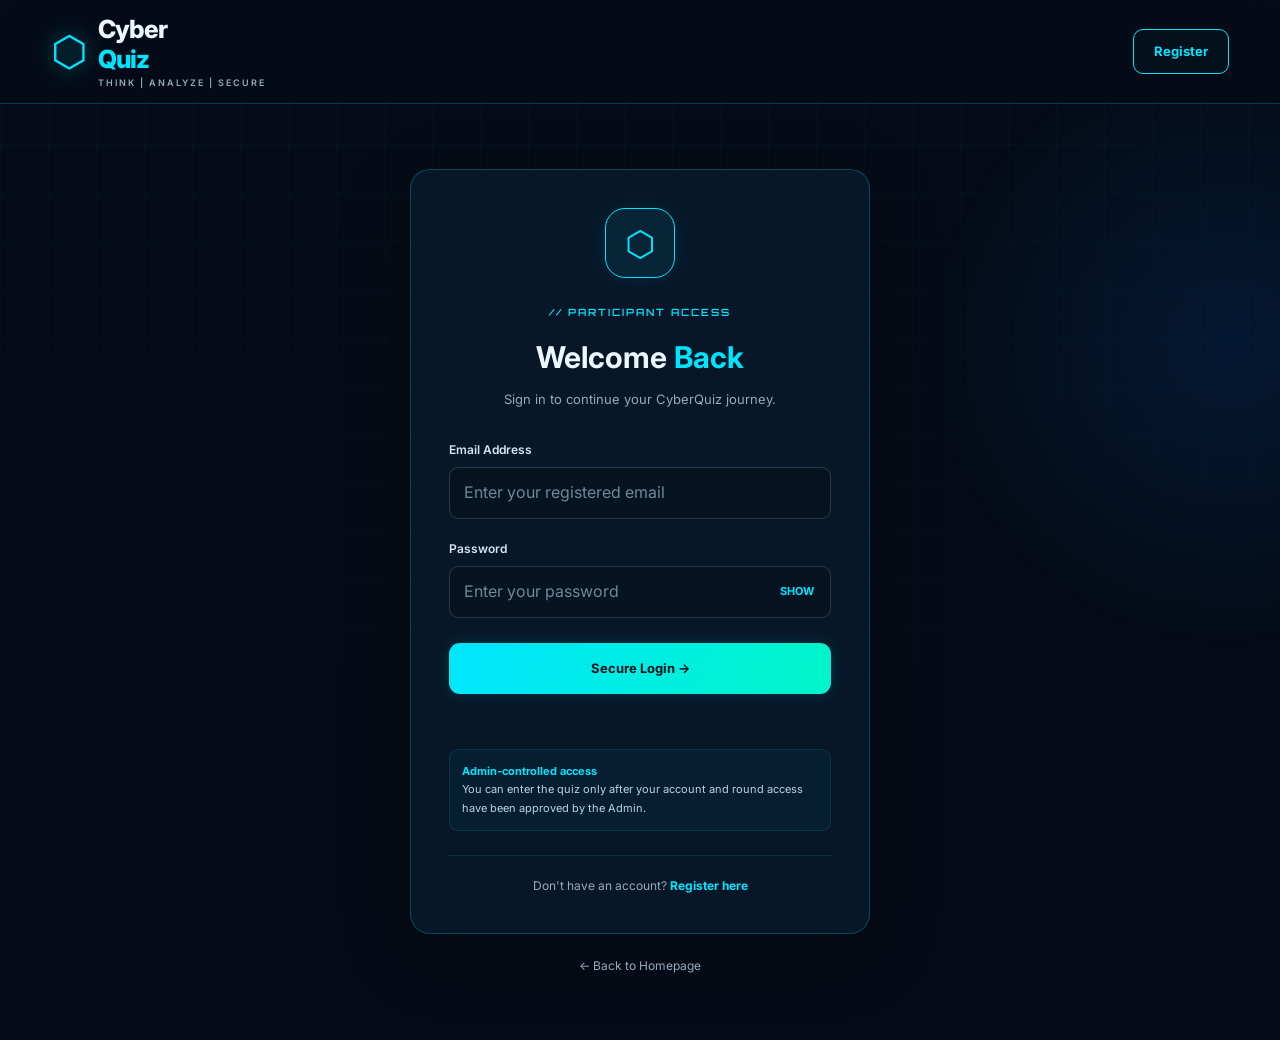
<file: frontend/game.html>
<!DOCTYPE html>
<html lang="en">
<head>
    <meta charset="UTF-8">
    <meta name="viewport" content="width=device-width, initial-scale=1.0">
    <meta name="theme-color" content="#07111f">
    <meta name="description" content="CyberQuiz cybersecurity challenge">

    <title>CyberQuiz | Quiz Game</title>

    <link rel="stylesheet" href="css/style.css">

    <style>
        .game-container {
            width: 100%;
            max-width: 900px;
            margin: 0 auto;
            padding: 40px 20px;
        }

        .game-card {
            padding: 30px;
            background: rgba(12, 27, 46, 0.95);
            border: 1px solid rgba(0, 229, 255, 0.25);
            border-radius: 18px;
            box-shadow: 0 0 35px rgba(0, 229, 255, 0.07);
        }

        .game-top {
            display: flex;
            align-items: center;
            justify-content: space-between;
            flex-wrap: wrap;
            gap: 15px;
            margin-bottom: 25px;
        }

        .game-level {
            color: #00e5ff;
            font-weight: 700;
        }

        .game-timer {
            color: #f3f8ff;
            font-size: 22px;
            font-weight: 700;
            font-variant-numeric: tabular-nums;
        }

        .timer-warning {
            color: #ff6262 !important;
        }

        .game-progress-text {
            color: #a9bad0;
            margin-bottom: 10px;
        }

        .game-progress-track {
            width: 100%;
            height: 8px;
            overflow: hidden;
            background: #1b3047;
            border-radius: 20px;
            margin-bottom: 30px;
        }

        .game-progress-bar {
            width: 0;
            height: 100%;
            background: #00e5ff;
            border-radius: 20px;
            transition: width 0.25s ease;
        }

        .game-question {
            color: #f3f8ff;
            font-size: clamp(20px, 3vw, 27px);
            line-height: 1.6;
            margin-bottom: 25px;
        }

        .quiz-options {
            display: grid;
            gap: 14px;
        }

        .quiz-option {
            display: flex;
            align-items: flex-start;
            gap: 12px;
            padding: 17px;
            color: #dceaff;
            background: rgba(7, 17, 31, 0.75);
            border: 1px solid #29435e;
            border-radius: 10px;
            cursor: pointer;
            line-height: 1.6;
            transition: border-color 0.2s, background 0.2s;
        }

        .quiz-option:hover {
            border-color: #00e5ff;
        }

        .quiz-option.selected {
            border-color: #00e5ff;
            background: rgba(0, 229, 255, 0.09);
        }

        .quiz-option input {
            margin-top: 5px;
            accent-color: #00e5ff;
            flex-shrink: 0;
        }

        .game-actions {
            display: flex;
            justify-content: flex-end;
            gap: 12px;
            margin-top: 30px;
        }

        .game-actions button {
            padding: 12px 24px;
            color: #07111f;
            background: #00e5ff;
            border: none;
            border-radius: 8px;
            font-weight: 700;
            cursor: pointer;
        }

        .game-actions button:disabled {
            opacity: 0.5;
            cursor: not-allowed;
        }

        .game-note {
            margin-top: 20px;
            color: #8094ab;
            font-size: 13px;
            line-height: 1.7;
        }

        @media (max-width: 600px) {
            .game-card {
                padding: 22px 16px;
            }

            .game-actions button {
                width: 100%;
            }
        }
    </style>

    <script src="js/game.js" defer></script>
</head>

<body>

    <header class="navbar">
        <div class="container nav-container">
            <a href="index.html" class="logo">
                <span class="logo-icon">⬡</span>
                Cyber<span>Quiz</span>
            </a>

            <nav>
                <ul class="nav-links">
                    <li><a href="index.html">Home</a></li>
                    <li><a href="waiting.html">Waiting Room</a></li>
                </ul>
            </nav>
        </div>
    </header>

    <main class="game-container">
        <section class="game-card">

            <div class="game-top">
                <div id="levelText" class="game-level">
                    Level 1
                </div>

                <div>
                    <span>Time: </span>
                    <span id="timer" class="game-timer">00:25</span>
                </div>
            </div>

            <p id="progressText" class="game-progress-text">
                Question 1 of 15
            </p>

            <div
                class="game-progress-track"
                role="progressbar"
                aria-label="Quiz progress"
                aria-valuemin="0"
                aria-valuemax="100"
            >
                <div id="progressBar" class="game-progress-bar"></div>
            </div>

            <h1 id="questionText" class="game-question">
                Loading question...
            </h1>

            <div id="optionsContainer" class="quiz-options">
                <!-- Options are generated by js/game.js -->
            </div>

            <div class="game-actions">
                <button id="previousButton" type="button" hidden disabled>
                    Previous
                </button>

                <button id="nextButton" type="button">
                    Save &amp; Next
                </button>
            </div>

            <p class="game-note">
                Select one answer before continuing. Your quiz currently
                uses the local demo question bank.
            </p>

        </section>
    </main>

    <footer class="footer">
        <div class="container">
            <p>
                &copy; <span id="currentYear"></span> CyberQuiz.
                All rights reserved.
            </p>
        </div>
    </footer>

    <script>
        document.getElementById("currentYear").textContent =
            new Date().getFullYear();
    </script>

<script src="js/exam_guard.js"></script>


</body>
</html>
</file>
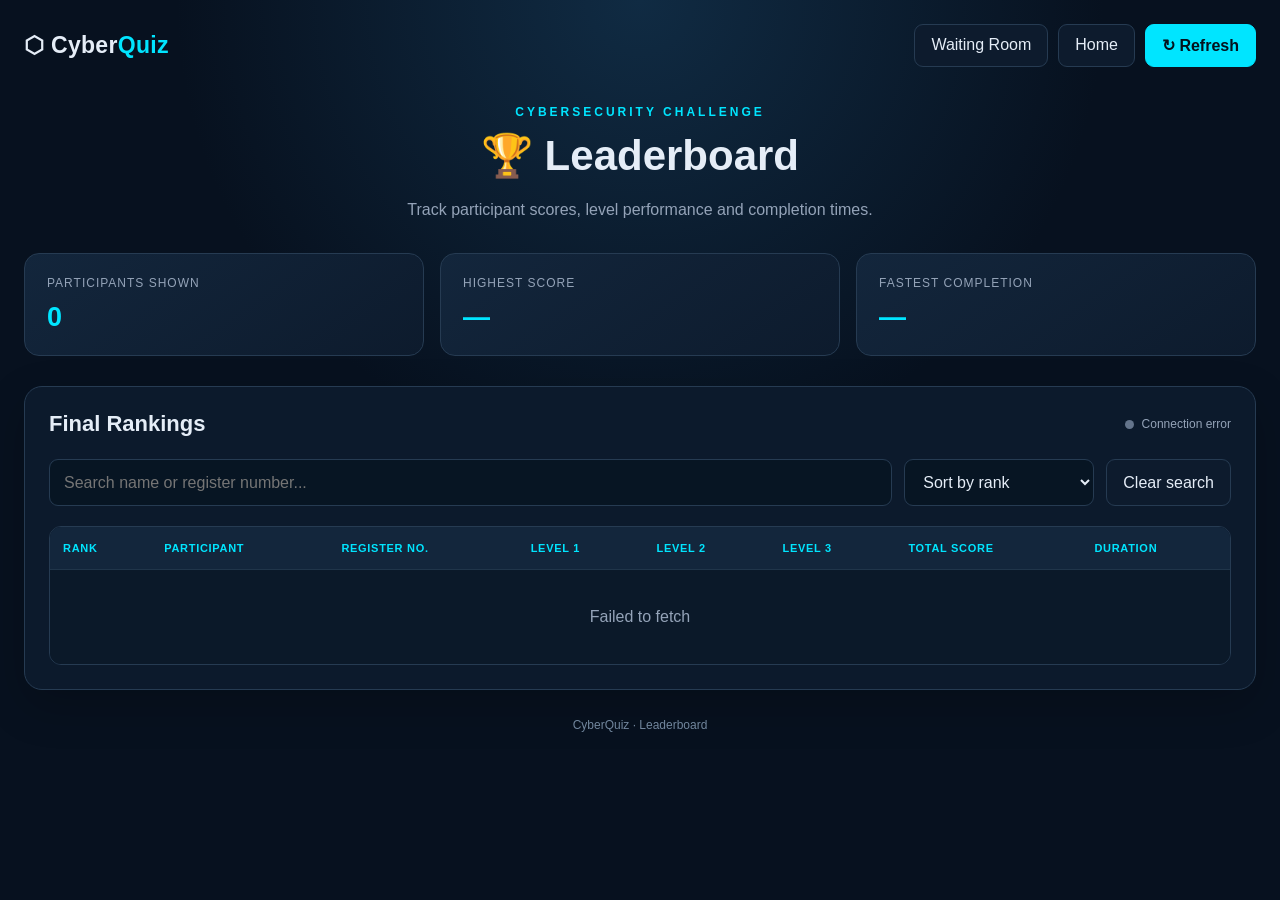
<file: frontend/leaderboard.html>
<!DOCTYPE html>
<html lang="en">
<head>
    <meta charset="UTF-8">
    <meta name="viewport" content="width=device-width, initial-scale=1.0">
    <meta name="theme-color" content="#07111f">
    <title>CyberQuiz | Leaderboard</title>

    <style>
        :root {
            --bg: #07111f;
            --panel: #0d1b2d;
            --panel-light: #13263c;
            --cyan: #00e5ff;
            --blue: #38bdf8;
            --text: #e5edf7;
            --muted: #94a3b8;
            --border: #263b52;
            --gold: #fbbf24;
        }

        * {
            box-sizing: border-box;
        }

        body {
            margin: 0;
            min-height: 100vh;
            padding: 24px;
            font-family: Arial, sans-serif;
            color: var(--text);
            background:
                radial-gradient(circle at top, #102b43 0, transparent 42%),
                var(--bg);
        }

        button, input, select {
            font: inherit;
        }

        button {
            cursor: pointer;
        }

        .container {
            max-width: 1250px;
            margin: auto;
        }

        .navbar {
            display: flex;
            justify-content: space-between;
            align-items: center;
            gap: 15px;
            flex-wrap: wrap;
            margin-bottom: 32px;
        }

        .logo {
            color: var(--text);
            font-size: 23px;
            font-weight: 800;
            letter-spacing: .3px;
        }

        .logo span {
            color: var(--cyan);
        }

        .nav-actions {
            display: flex;
            flex-wrap: wrap;
            gap: 10px;
        }

        .btn {
            padding: 11px 16px;
            border: 1px solid var(--border);
            border-radius: 9px;
            color: var(--text);
            background: var(--panel);
            text-decoration: none;
            transition: .2s ease;
        }

        .btn:hover {
            border-color: var(--cyan);
            color: var(--cyan);
            transform: translateY(-1px);
        }

        .btn-primary {
            background: var(--cyan);
            border-color: var(--cyan);
            color: #04111c;
            font-weight: 800;
        }

        .btn-primary:hover {
            background: #7bf3ff;
            color: #04111c;
        }

        .page-header {
            text-align: center;
            margin: 38px 0 28px;
        }

        .eyebrow {
            color: var(--cyan);
            font-size: 12px;
            font-weight: 800;
            letter-spacing: 3px;
        }

        .page-header h1 {
            margin: 12px 0;
            font-size: clamp(28px, 5vw, 42px);
        }

        .page-header p {
            color: var(--muted);
            line-height: 1.7;
        }

        .stats-grid {
            display: grid;
            grid-template-columns: repeat(3, minmax(0, 1fr));
            gap: 16px;
            margin: 30px 0;
        }

        .stat-card {
            padding: 22px;
            background: linear-gradient(145deg, var(--panel-light), var(--panel));
            border: 1px solid var(--border);
            border-radius: 15px;
        }

        .stat-label {
            color: var(--muted);
            font-size: 12px;
            letter-spacing: 1px;
            text-transform: uppercase;
        }

        .stat-value {
            margin-top: 12px;
            font-size: 27px;
            font-weight: 800;
            color: var(--cyan);
            overflow-wrap: anywhere;
        }

        .leaderboard-card {
            padding: 24px;
            background: rgba(13, 27, 45, .96);
            border: 1px solid var(--border);
            border-radius: 18px;
            box-shadow: 0 16px 45px rgba(0, 0, 0, .2);
        }

        .section-header {
            display: flex;
            justify-content: space-between;
            align-items: center;
            flex-wrap: wrap;
            gap: 14px;
            margin-bottom: 22px;
        }

        .section-header h2 {
            margin: 0;
            font-size: 22px;
        }

        .live-status {
            display: inline-flex;
            align-items: center;
            gap: 8px;
            color: var(--muted);
            font-size: 12px;
        }

        .live-dot {
            width: 9px;
            height: 9px;
            border-radius: 50%;
            background: #64748b;
        }

        .live-dot.online {
            background: #34d399;
            box-shadow: 0 0 10px #34d399;
        }

        .toolbar {
            display: grid;
            grid-template-columns: minmax(200px, 1fr) 190px auto;
            gap: 12px;
            margin-bottom: 20px;
        }

        .search-box, .sort-select {
            width: 100%;
            min-width: 0;
            padding: 13px 14px;
            color: var(--text);
            background: #071523;
            border: 1px solid var(--border);
            border-radius: 9px;
            outline: none;
        }

        .search-box:focus, .sort-select:focus {
            border-color: var(--cyan);
            box-shadow: 0 0 0 3px rgba(0, 229, 255, .08);
        }

        .sort-select option {
            background: var(--panel);
        }

        .table-wrap {
            width: 100%;
            overflow-x: auto;
            border: 1px solid var(--border);
            border-radius: 12px;
        }

        .leaderboard-table {
            width: 100%;
            min-width: 900px;
            border-collapse: collapse;
            background: #0b1929;
        }

        .leaderboard-table th,
        .leaderboard-table td {
            padding: 15px 13px;
            text-align: left;
            white-space: nowrap;
            border-bottom: 1px solid #20354a;
        }

        .leaderboard-table th {
            position: sticky;
            top: 0;
            background: #13263c;
            color: var(--cyan);
            font-size: 11px;
            letter-spacing: .7px;
            text-transform: uppercase;
        }

        .leaderboard-table tbody tr {
            transition: background .2s ease;
        }

        .leaderboard-table tbody tr:hover {
            background: #142a40;
        }

        .leaderboard-table tbody tr:last-child td {
            border-bottom: none;
        }

        .leaderboard-table tbody tr.top-one {
            background: rgba(251, 191, 36, .09);
        }

        .rank {
            font-weight: 800;
            color: var(--gold);
        }

        .participant-name {
            font-weight: 700;
        }

        .score {
            color: var(--cyan);
            font-weight: 800;
        }

        .level-score {
            color: #cbd5e1;
        }

        .message-cell {
            padding: 38px 20px !important;
            text-align: center !important;
            color: var(--muted);
            white-space: normal !important;
        }

        .footer {
            padding: 28px 0 10px;
            text-align: center;
            color: #71869d;
            font-size: 12px;
        }

        @media (max-width: 760px) {
            body {
                padding: 14px;
            }

            .stats-grid {
                grid-template-columns: 1fr;
                gap: 10px;
            }

            .stat-card {
                padding: 17px;
            }

            .stat-value {
                font-size: 23px;
            }

            .leaderboard-card {
                padding: 15px;
            }

            .toolbar {
                grid-template-columns: 1fr;
            }

            .page-header {
                margin-top: 25px;
            }

            .nav-actions {
                width: 100%;
            }

            .nav-actions .btn {
                flex: 1;
                text-align: center;
            }
        }
    </style>
</head>

<body>
<div class="container">

    <nav class="navbar">
        <div class="logo">⬡ Cyber<span>Quiz</span></div>

        <div class="nav-actions">
            <a href="waiting.html" class="btn">Waiting Room</a>
            <a href="index.html" class="btn">Home</a>
            <button type="button" id="refreshButton" class="btn btn-primary">
                ↻ Refresh
            </button>
        </div>
    </nav>

    <header class="page-header">
        <div class="eyebrow">CYBERSECURITY CHALLENGE</div>
        <h1>🏆 Leaderboard</h1>
        <p>Track participant scores, level performance and completion times.</p>
    </header>

    <section class="stats-grid">
        <article class="stat-card">
            <div class="stat-label">Participants shown</div>
            <div class="stat-value" id="participantCount">—</div>
        </article>

        <article class="stat-card">
            <div class="stat-label">Highest score</div>
            <div class="stat-value" id="highestScore">—</div>
        </article>

        <article class="stat-card">
            <div class="stat-label">Fastest completion</div>
            <div class="stat-value" id="fastestTime">—</div>
        </article>
    </section>

    <main class="leaderboard-card">
        <div class="section-header">
            <h2>Final Rankings</h2>

            <div class="live-status">
                <span class="live-dot" id="liveDot"></span>
                <span id="statusText" aria-live="polite">Waiting to load</span>
            </div>
        </div>

        <div class="toolbar">
            <input
                id="searchInput"
                class="search-box"
                type="search"
                placeholder="Search name or register number..."
                aria-label="Search leaderboard"
            >

            <select id="sortSelect" class="sort-select" aria-label="Sort leaderboard">
                <option value="rank">Sort by rank</option>
                <option value="score">Highest score</option>
                <option value="time">Fastest time</option>
                <option value="name">Participant name</option>
            </select>

            <button type="button" id="clearSearchButton" class="btn">
                Clear search
            </button>
        </div>

        <div class="table-wrap">
            <table class="leaderboard-table">
                <thead>
                    <tr>
                        <th>Rank</th>
                        <th>Participant</th>
                        <th>Register No.</th>
                        <th>Level 1</th>
                        <th>Level 2</th>
                        <th>Level 3</th>
                        <th>Total Score</th>
                        <th>Duration</th>
                    </tr>
                </thead>

                <tbody id="leaderboardBody">
                    <tr>
                        <td colspan="8" class="message-cell">
                            Loading leaderboard...
                        </td>
                    </tr>
                </tbody>
            </table>
        </div>
    </main>

    <footer class="footer">
        CyberQuiz · Leaderboard
    </footer>
</div>

<script>
    const API_URL = "https://cyberquiz-backend.onrender.com/api/leaderboard";

    const tableBody = document.getElementById("leaderboardBody");
    const searchInput = document.getElementById("searchInput");
    const sortSelect = document.getElementById("sortSelect");
    const refreshButton = document.getElementById("refreshButton");
    const clearSearchButton = document.getElementById("clearSearchButton");
    const statusText = document.getElementById("statusText");
    const liveDot = document.getElementById("liveDot");

    let allParticipants = [];
    let isLoading = false;

    function getNumber(value) {
        const number = Number(value);
        return Number.isFinite(number) ? number : 0;
    }

    function getRegisterNumber(participant) {
        return participant.register_no
            ?? participant.registration_number
            ?? participant.register_number
            ?? participant.reg_no
            ?? "—";
    }

    function formatDuration(seconds) {
        if (seconds == null || seconds === "") return "—";

        const total = Math.max(0, Math.floor(getNumber(seconds)));
        const hours = Math.floor(total / 3600);
        const minutes = Math.floor((total % 3600) / 60);
        const remainingSeconds = total % 60;

        if (hours > 0) {
            return `${hours}h ${minutes}m`;
        }
        if (minutes > 0) {
            return `${minutes}m ${remainingSeconds}s`;
        }

        return `${remainingSeconds}s`;
    }

    function setStatus(message, online = false) {
        statusText.textContent = message;
        liveDot.classList.toggle("online", online);
    }

    function showMessage(message) {
        tableBody.replaceChildren();

        const row = document.createElement("tr");
        const cell = document.createElement("td");

        cell.colSpan = 8;
        cell.className = "message-cell";
        cell.textContent = message;

        row.appendChild(cell);
        tableBody.appendChild(row);
    }

    function getFilteredParticipants() {
        const query = searchInput.value.trim().toLowerCase();

        let participants = allParticipants.filter(participant => {
            const searchable = [
                participant.name,
                getRegisterNumber(participant),
                participant.rank,
                participant.level_1_correct,
                participant.level_2_correct,
                participant.level_3_correct
            ].join(" ").toLowerCase();

            return searchable.includes(query);
        });

        switch (sortSelect.value) {
            case "score":
                participants.sort((a, b) =>
                    getNumber(b.total_correct) - getNumber(a.total_correct)
                    || getNumber(a.total_time_seconds) - getNumber(b.total_time_seconds)
                );
                break;

            case "time":
                participants.sort((a, b) =>
                    getNumber(a.total_time_seconds) - getNumber(b.total_time_seconds)
                );
                break;

            case "name":
                participants.sort((a, b) =>
                    String(a.name ?? "").localeCompare(String(b.name ?? ""))
                );
                break;

            default:
                participants.sort((a, b) =>
                    getNumber(a.rank) - getNumber(b.rank)
                );
        }

        return participants;
    }

    function updateSummary(participants) {
        document.getElementById("participantCount").textContent =
            participants.length;

        if (!participants.length) {
            document.getElementById("highestScore").textContent = "—";
            document.getElementById("fastestTime").textContent = "—";
            return;
        }

        const highest = Math.max(
            ...participants.map(p => getNumber(p.total_correct))
        );

        const fastest = participants
            .filter(p => p.total_time_seconds != null)
            .reduce((best, current) =>
                best === null
                    || getNumber(current.total_time_seconds) < getNumber(best.total_time_seconds)
                    ? current
                    : best,
                null
            );

        document.getElementById("highestScore").textContent = highest;
        document.getElementById("fastestTime").textContent =
            fastest ? formatDuration(fastest.total_time_seconds) : "—";
    }

    function renderLeaderboard() {
        const participants = getFilteredParticipants();

        updateSummary(participants);
        tableBody.replaceChildren();

        if (!participants.length) {
            showMessage(
                allParticipants.length
                    ? "No participants match your search."
                    : "No leaderboard results are available."
            );
            return;
        }

        participants.forEach((participant, index) => {
            const row = document.createElement("tr");

            if (getNumber(participant.rank ?? index + 1) === 1) {
                row.classList.add("top-one");
            }

            const values = [
                participant.rank ?? index + 1,
                participant.name ?? "—",
                getRegisterNumber(participant),
                participant.level_1_correct ?? "—",
                participant.level_2_correct ?? "—",
                participant.level_3_correct ?? "—",
                `${participant.total_correct ?? "—"}/${participant.total_questions ?? 35}`,
                formatDuration(participant.total_time_seconds)
            ];

            values.forEach((value, columnIndex) => {
                const cell = document.createElement("td");
                cell.textContent = String(value);

                if (columnIndex === 0) cell.classList.add("rank");
                if (columnIndex === 1) cell.classList.add("participant-name");
                if (columnIndex >= 3 && columnIndex <= 5) {
                    cell.classList.add("level-score");
                }
                if (columnIndex === 6) cell.classList.add("score");

                row.appendChild(cell);
            });

            tableBody.appendChild(row);
        });

        setStatus(`Showing ${participants.length} participant(s)`, true);
    }

    async function loadLeaderboard() {
        if (isLoading) return;

        isLoading = true;
        refreshButton.disabled = true;
        refreshButton.textContent = "Loading...";
        setStatus("Loading leaderboard");

        try {
            const response = await fetch(API_URL, {
                method: "GET",
                headers: {
                    "Accept": "application/json"
                },
                cache: "no-store"
            });

            if (!response.ok) {
                throw new Error(
                    response.status === 404
                        ? "Leaderboard endpoint not found. Check the backend route."
                        : `Server returned HTTP ${response.status}.`
                );
            }

            const data = await response.json();

            if (data.published === false) {
                allParticipants = [];
                renderLeaderboard();
                setStatus("Results not published");
                return;
            }

            const participants = Array.isArray(data)
                ? data
                : Array.isArray(data.leaderboard)
                    ? data.leaderboard
                    : Array.isArray(data.results)
                        ? data.results
                        : [];

            allParticipants = participants;
            renderLeaderboard();

        } catch (error) {
            console.error("Leaderboard loading failed:", error);
            allParticipants = [];
            showMessage(error.message || "Unable to load leaderboard.");
            updateSummary([]);
            setStatus("Connection error");
        } finally {
            isLoading = false;
            refreshButton.disabled = false;
            refreshButton.textContent = "↻ Refresh";
        }
    }

    searchInput.addEventListener("input", renderLeaderboard);
    sortSelect.addEventListener("change", renderLeaderboard);
    refreshButton.addEventListener("click", loadLeaderboard);

    clearSearchButton.addEventListener("click", () => {
        searchInput.value = "";
        sortSelect.value = "rank";
        renderLeaderboard();
        searchInput.focus();
    });

    loadLeaderboard();
</script>
</body>
</html>
</file>
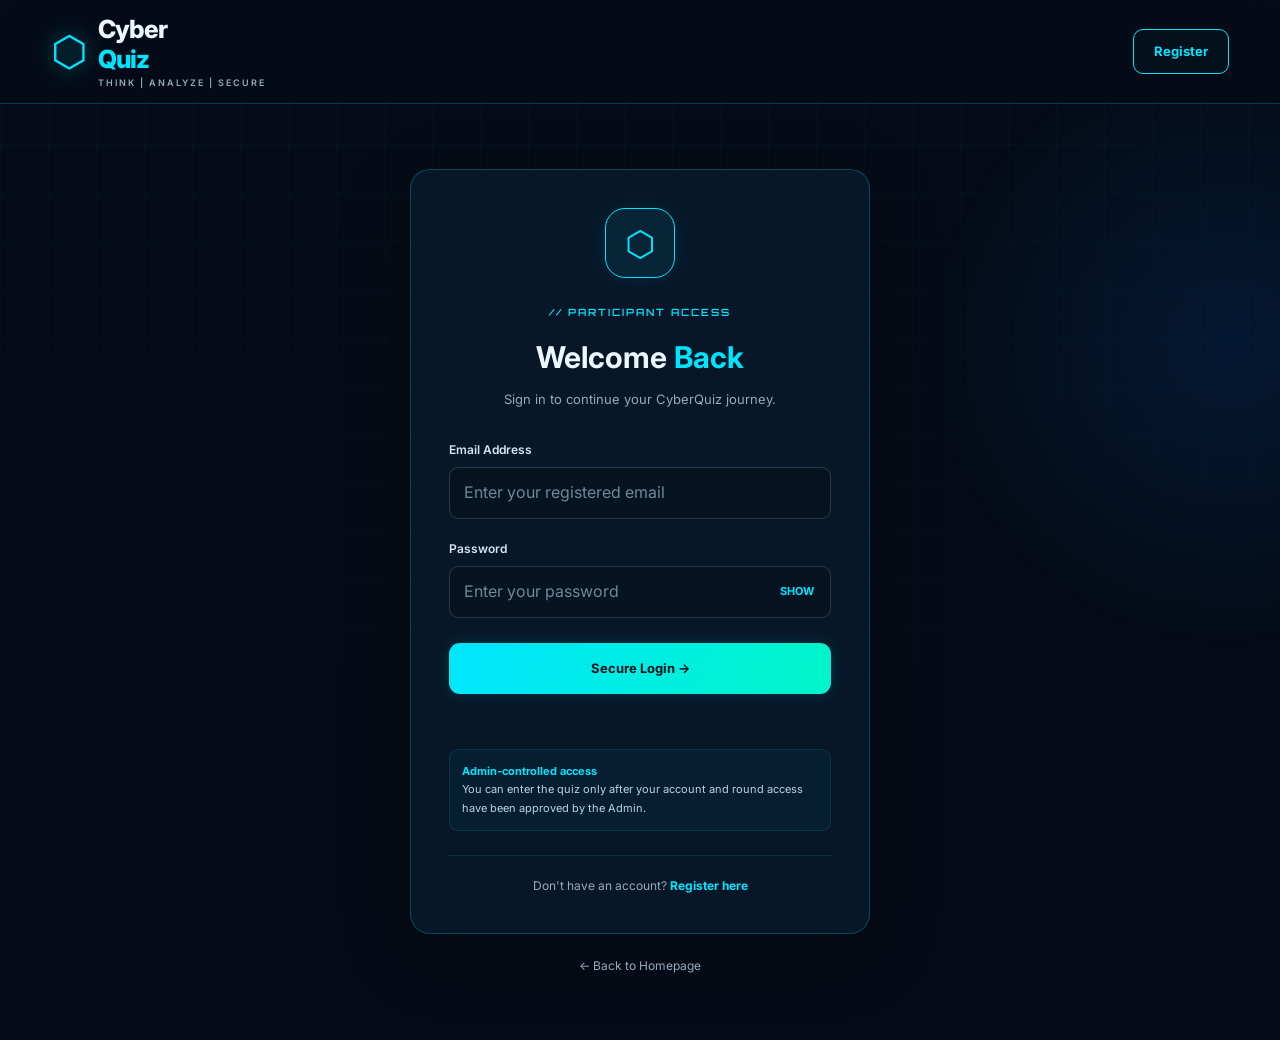
<file: frontend/login.html>
<!DOCTYPE html>
<html lang="en">

<head>
    <meta charset="UTF-8">
    <meta name="viewport" content="width=device-width, initial-scale=1.0">
    <meta name="theme-color" content="#050c17">

    <title>Participant Login | CyberQuiz</title>

    <link rel="stylesheet" href="css/style.css">

    <style>
        .login-wrapper {
            width: min(460px, 92%);
            margin: 65px auto;
        }

        .login-card {
            padding: clamp(25px, 6vw, 38px);
            background: rgba(8, 25, 42, 0.95);
            border: 1px solid var(--border);
            border-radius: 20px;
            box-shadow: 0 20px 70px rgba(0, 0, 0, 0.3);
        }

        .login-icon {
            display: grid;
            place-items: center;
            width: 70px;
            height: 70px;
            margin: 0 auto 20px;
            border: 1px solid var(--cyan);
            border-radius: 20px;
            color: var(--cyan);
            background: rgba(0, 229, 255, 0.07);
            font-size: 35px;
            box-shadow: 0 0 25px rgba(0, 229, 255, 0.08);
        }

        .login-heading {
            text-align: center;
        }

        .login-heading h1 {
            margin-top: 10px;
            font-size: 30px;
        }

        .login-heading h1 span {
            color: var(--cyan);
        }

        .login-heading p {
            margin-top: 8px;
            color: var(--muted);
            font-size: 13px;
        }

        .login-form {
            margin-top: 30px;
        }

        .login-form .form-group {
            display: flex;
            flex-direction: column;
            gap: 8px;
            margin-bottom: 20px;
        }

        .login-form label {
            color: #d5e5f4;
            font-size: 12px;
            font-weight: 600;
        }

        .login-form input {
            width: 100%;
            min-height: 48px;
            padding: 12px 14px;
            color: var(--text);
            background: #061321;
            border: 1px solid rgba(148, 170, 189, 0.25);
            border-radius: 9px;
            outline: none;
        }

        .login-form input:focus {
            border-color: var(--cyan);
            box-shadow: 0 0 0 3px rgba(0, 229, 255, 0.08);
        }

        .login-form input::placeholder {
            color: #71879a;
        }

        .password-field {
            position: relative;
        }

        .password-field input {
            padding-right: 75px;
        }

        .toggle-password {
            position: absolute;
            top: 50%;
            right: 12px;
            transform: translateY(-50%);
            padding: 5px;
            color: var(--cyan);
            background: transparent;
            border: none;
            cursor: pointer;
            font-size: 11px;
            font-weight: 700;
        }

        .login-submit {
            width: 100%;
            margin-top: 5px;
        }

        .login-message {
            min-height: 20px;
            margin-top: 15px;
            font-size: 12px;
            text-align: center;
        }

        .login-message.error {
            color: #ff8b9b;
        }

        .login-message.info {
            color: var(--cyan);
        }

        .login-footer {
            margin-top: 24px;
            padding-top: 20px;
            border-top: 1px solid rgba(0, 229, 255, 0.12);
            color: var(--muted);
            font-size: 12px;
            text-align: center;
        }

        .login-footer a {
            color: var(--cyan);
            font-weight: 700;
        }

        .back-home {
            display: block;
            margin-top: 22px;
            color: var(--muted);
            font-size: 12px;
            text-align: center;
        }

        .back-home:hover {
            color: var(--cyan);
        }

        .approval-note {
            margin-top: 20px;
            padding: 12px;
            color: #b9d4e5;
            background: rgba(0, 229, 255, 0.04);
            border: 1px solid rgba(0, 229, 255, 0.12);
            border-radius: 9px;
            font-size: 11px;
            line-height: 1.7;
        }

        .approval-note strong {
            color: var(--cyan);
        }
    </style>
</head>

<body>
    <div class="background-grid" aria-hidden="true"></div>
    <div class="background-glow" aria-hidden="true"></div>

    <header class="navbar">
        <a href="index.html" class="logo">
            <span class="logo-symbol">⬡</span>
            <span class="logo-text">
                Cyber<span>Quiz</span>
                <small>THINK | ANALYZE | SECURE</small>
            </span>
        </a>

        <a href="register.html" class="btn btn-outline">
            Register
        </a>
    </header>

    <main class="login-wrapper">
        <section class="login-card">

            <div class="login-icon" aria-hidden="true">⬡</div>

            <div class="login-heading">
                <span class="section-label">// PARTICIPANT ACCESS</span>
                <h1>Welcome <span>Back</span></h1>
                <p>Sign in to continue your CyberQuiz journey.</p>
            </div>

            <form id="loginForm" class="login-form" novalidate>

                <div class="form-group">
                    <label for="email">Email Address</label>
                    <input type="email" id="email" name="email" placeholder="Enter your registered email"
                        autocomplete="username" maxlength="254" required>
                </div>


                <div class="form-group">
                    <label for="password">Password</label>

                    <div class="password-field">
                        <input type="password" id="password" name="password" placeholder="Enter your password"
                            autocomplete="current-password" maxlength="128" required>

                        <button type="button" class="toggle-password" id="togglePassword"
                            data-toggle-password="password" aria-label="Show password">
                            SHOW
                        </button>
                    </div>
                </div>

                <button type="submit" class="btn btn-primary btn-large login-submit">
                    Secure Login →
                </button>

                <p id="loginMessage" class="login-message" role="status" aria-live="polite"></p>
            </form>

            <div class="approval-note">
                <strong>Admin-controlled access</strong><br>
                You can enter the quiz only after your account and
                round access have been approved by the Admin.
            </div>

            <div class="login-footer">
                Don't have an account?
                <a href="register.html">Register here</a>
            </div>
        </section>

        <a href="index.html" class="back-home">← Back to Homepage</a>
    </main>

    <script src="js/auth.js"></script>
</body>

</html>
</file>
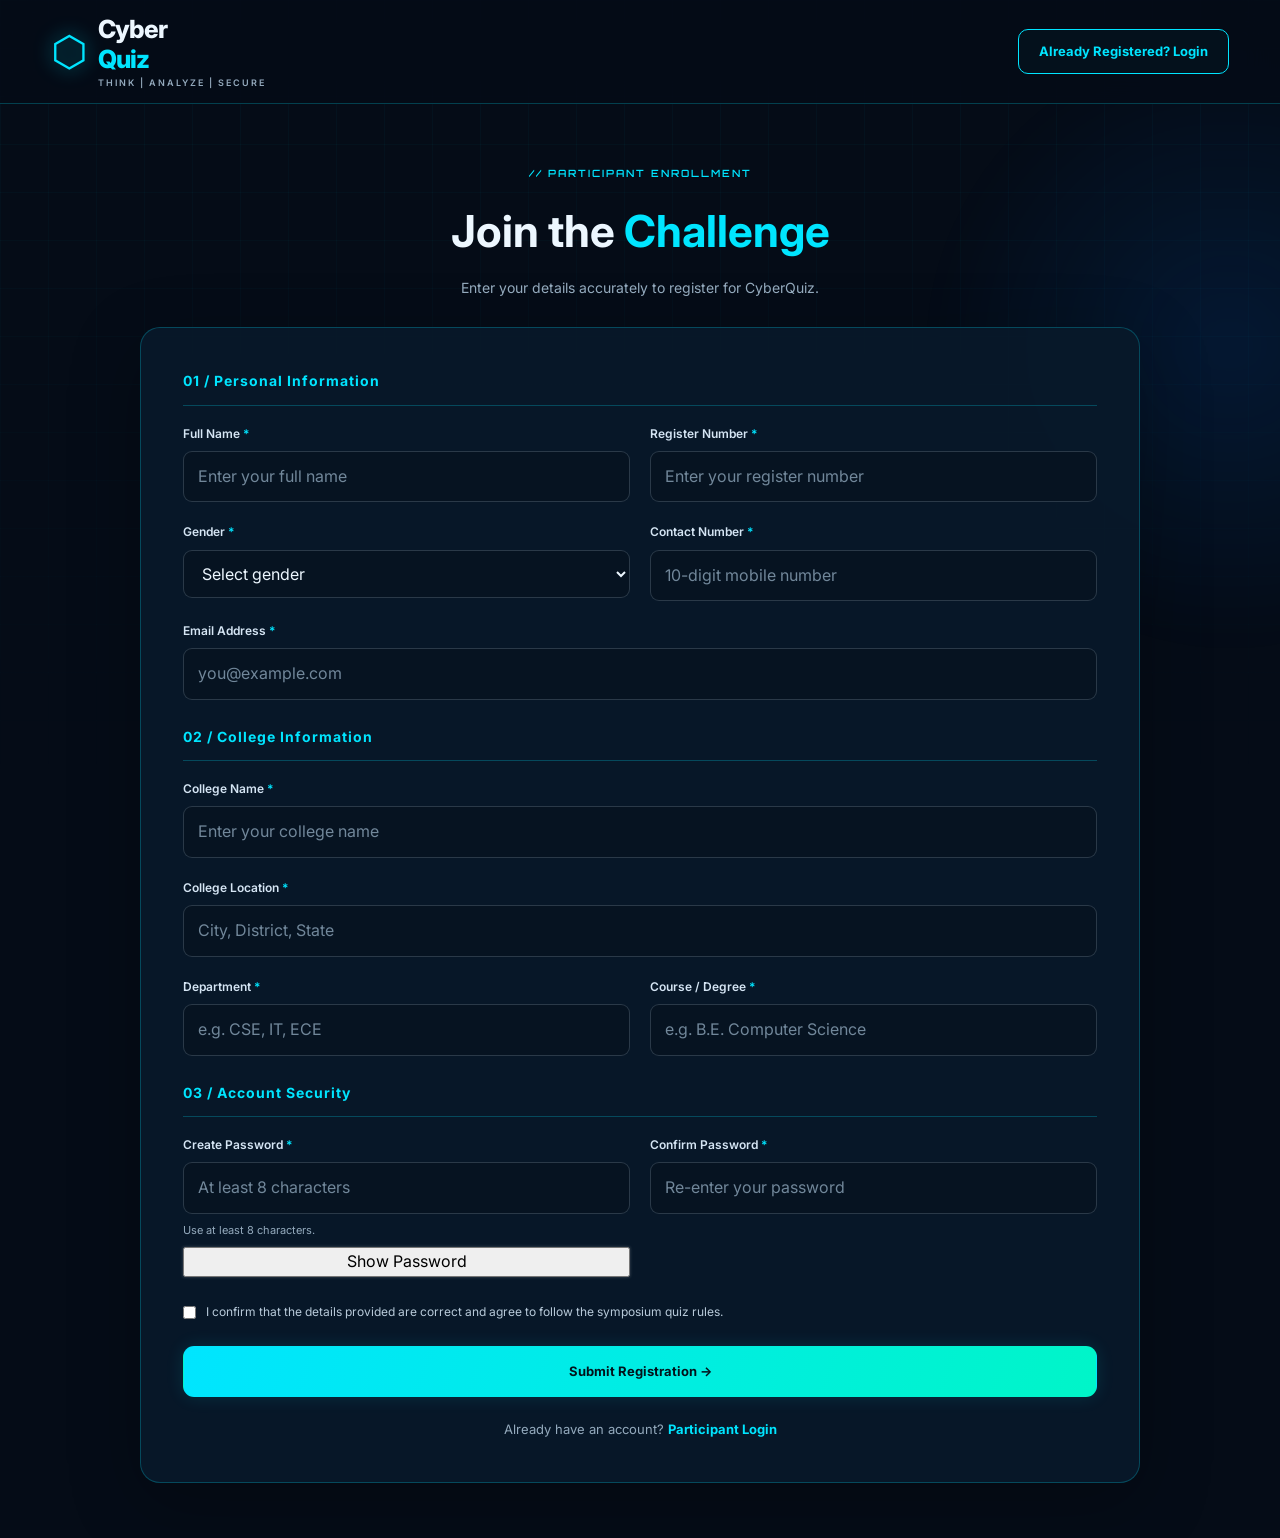
<file: frontend/register.html>
<!DOCTYPE html>
<html lang="en">

<head>
    <meta charset="UTF-8">
    <meta name="viewport" content="width=device-width, initial-scale=1.0">
    <meta name="theme-color" content="#050c17">

    <title>Participant Registration | CyberQuiz</title>

    <link rel="stylesheet" href="css/style.css">

    <style>
        .register-wrapper {
            width: min(1000px, 92%);
            margin: 55px auto;
        }

        .register-heading {
            margin-bottom: 28px;
            text-align: center;
        }

        .register-heading h1 {
            margin-top: 12px;
            font-size: clamp(30px, 5vw, 44px);
        }

        .register-heading h1 span {
            color: var(--cyan);
        }

        .register-heading p {
            margin-top: 10px;
            color: var(--muted);
            font-size: 14px;
        }

        .register-card {
            padding: clamp(22px, 5vw, 42px);
            background: rgba(8, 25, 42, 0.94);
            border: 1px solid var(--border);
            border-radius: 20px;
            box-shadow: 0 20px 70px rgba(0, 0, 0, 0.25);
        }

        .form-section-title {
            margin: 26px 0 18px;
            padding-bottom: 12px;
            color: var(--cyan);
            border-bottom: 1px solid var(--border);
            font-size: 14px;
            letter-spacing: 1px;
        }

        .form-section-title:first-child {
            margin-top: 0;
        }

        .form-grid {
            display: grid;
            grid-template-columns: repeat(2, minmax(0, 1fr));
            gap: 20px;
        }

        .form-group {
            display: flex;
            flex-direction: column;
            gap: 8px;
        }

        .form-group.full-width {
            grid-column: 1 / -1;
        }

        .form-group label {
            color: #d5e5f4;
            font-size: 12px;
            font-weight: 600;
        }

        .required {
            color: var(--cyan);
        }

        .form-group input,
        .form-group select {
            width: 100%;
            min-height: 47px;
            padding: 12px 14px;
            color: var(--text);
            background: #061321;
            border: 1px solid rgba(148, 170, 189, 0.25);
            border-radius: 9px;
            outline: none;
            transition: border-color 0.2s, box-shadow 0.2s;
        }

        .form-group input:focus,
        .form-group select:focus {
            border-color: var(--cyan);
            box-shadow: 0 0 0 3px rgba(0, 229, 255, 0.08);
        }

        .form-group input::placeholder {
            color: #71879a;
        }

        .form-group select option {
            color: var(--text);
            background: #061321;
        }

        .form-help {
            color: var(--muted);
            font-size: 11px;
        }

        .terms-row {
            display: flex;
            align-items: flex-start;
            gap: 10px;
            margin-top: 25px;
            color: #b8cada;
            font-size: 12px;
        }

        .terms-row input {
            margin-top: 4px;
            accent-color: var(--cyan);
        }

        .register-submit {
            width: 100%;
            margin-top: 25px;
        }

        .form-message {
            margin-top: 16px;
            font-size: 13px;
            text-align: center;
        }

        .form-message.error {
            color: #ff8b9b;
        }

        .form-message.success {
            color: var(--green);
        }

        .register-bottom {
            margin-top: 22px;
            color: var(--muted);
            font-size: 13px;
            text-align: center;
        }

        .register-bottom a {
            color: var(--cyan);
            font-weight: 700;
        }

        @media (max-width: 600px) {
            .register-wrapper {
                margin: 32px auto;
            }

            .form-grid {
                grid-template-columns: 1fr;
                gap: 16px;
            }

            .form-group.full-width {
                grid-column: auto;
            }
        }
#togglePassword,
#toggleConfirmPassword {
    box-shadow: 0 0 3px rgba(220, 220, 220, 0.25);
    animation: shinyBlink 3s infinite ease-in-out;
    transition: all 0.3s ease;
}

@keyframes shinyBlink {
    0%, 100% {
        box-shadow: 0 0 3px rgba(220, 220, 220, 0.2);
        filter: brightness(0.97);
    }

    50% {
        box-shadow:
            0 0 5px rgba(255, 255, 255, 0.4),
            0 0 9px rgba(200, 200, 200, 0.25);
        filter: brightness(1.08);
    }
}

.register-submit {
    animation: submitShine 1.8s infinite ease-in-out;
    transition: all 0.3s ease;
}

@keyframes submitShine {
    0%, 100% {
        box-shadow: 0 0 6px rgba(0, 229, 255, 0.35);
        filter: brightness(0.95);
    }

    50% {
        box-shadow:
            0 0 12px rgba(0, 229, 255, 0.8),
            0 0 25px rgba(0, 229, 255, 0.55),
            0 0 40px rgba(0, 255, 200, 0.3);
        filter: brightness(1.2);
    }
}

.register-submit:hover:not(:disabled) {
    transform: scale(1.01);
}

.register-submit:disabled {
    animation: none;
    cursor: not-allowed;
}
    </style>
</head>

<body>
    <div class="background-grid" aria-hidden="true"></div>
    <div class="background-glow" aria-hidden="true"></div>

    <header class="navbar">
        <a href="index.html" class="logo">
            <span class="logo-symbol">⬡</span>
            <span class="logo-text">
                Cyber<span>Quiz</span>
                <small>THINK | ANALYZE | SECURE</small>
            </span>
        </a>

        <a href="login.html" class="btn btn-outline">
            Already Registered? Login
        </a>
    </header>

    <main class="register-wrapper">
        <div class="register-heading">
            <span class="section-label">// PARTICIPANT ENROLLMENT</span>
            <h1>Join the <span>Challenge</span></h1>
            <p>Enter your details accurately to register for CyberQuiz.</p>
        </div>

        <section class="register-card">
            <form id="registerForm" novalidate>
                <h2 class="form-section-title">01 / Personal Information</h2>

                <div class="form-grid">
                    <div class="form-group">
                        <label for="fullName">
                            Full Name <span class="required">*</span>
                        </label>
                        <input type="text" id="fullName" name="full_name" placeholder="Enter your full name"
                            autocomplete="name" maxlength="100" required>
                    </div>

                    <div class="form-group">
                        <label for="registerNumber">
                            Register Number <span class="required">*</span>
                        </label>
                        <input type="text" id="registerNumber" name="register_number"
                            placeholder="Enter your register number" maxlength="50" required>
                    </div>

                    <div class="form-group">
                        <label for="gender">
                            Gender <span class="required">*</span>
                        </label>
                        <select id="gender" name="gender" required>
                            <option value="">Select gender</option>
                            <option value="Male">Male</option>
                            <option value="Female">Female</option>
                            <option value="Other">Other</option>
                            <option value="Prefer not to say">Prefer not to say</option>
                        </select>
                    </div>

                    <div class="form-group">
                        <label for="phone">
                            Contact Number <span class="required">*</span>
                        </label>
                        <input type="tel" id="phone" name="phone" placeholder="10-digit mobile number"
                            autocomplete="tel" inputmode="numeric" pattern="[0-9]{10}" maxlength="10" required>
                    </div>

                    <div class="form-group full-width">
                        <label for="email">
                            Email Address <span class="required">*</span>
                        </label>
                        <input type="email" id="email" name="email" placeholder="you@example.com" autocomplete="email"
                            maxlength="254" required>
                    </div>
                </div>

                <h2 class="form-section-title">02 / College Information</h2>

                <div class="form-grid">
                    <div class="form-group full-width">
                        <label for="college">
                            College Name <span class="required">*</span>
                        </label>
                        <input type="text" id="college" name="college_name" placeholder="Enter your college name"
                            maxlength="200" required>
                    </div>

                    <div class="form-group full-width">
                        <label for="collegeLocation">
                            College Location <span class="required">*</span>
                        </label>
                        <input type="text" id="collegeLocation" name="college_location"
                            placeholder="City, District, State" maxlength="200" required>
                    </div>

                    <div class="form-group">
                        <label for="department">
                            Department <span class="required">*</span>
                        </label>
                        <input type="text" id="department" name="department" placeholder="e.g. CSE, IT, ECE"
                            maxlength="100" required>
                    </div>

                    <div class="form-group">
                        <label for="course">
                            Course / Degree <span class="required">*</span>
                        </label>
                        <input type="text" id="course" name="course" placeholder="e.g. B.E. Computer Science"
                            maxlength="100" required>
                    </div>
                </div>

                <h2 class="form-section-title">03 / Account Security</h2>

                <div class="form-grid">
                    <div class="form-group">
                        <label for="password">
                            Create Password <span class="required">*</span>
                        </label>
                        <input type="password" id="password" name="password" placeholder="At least 8 characters"
                            autocomplete="new-password" minlength="8" maxlength="128" required>
                        <span class="form-help">
                            Use at least 8 characters.
                        </span>
                        <button type="button" id="togglePassword">
                            Show Password
                        </button>
                    </div>

                    <div class="form-group">
                        <label for="confirmPassword">
                            Confirm Password <span class="required">*</span>
                        </label>
                        <input type="password" id="confirmPassword" name="confirm_password"
                            placeholder="Re-enter your password" autocomplete="new-password" minlength="8"
                            maxlength="128" required>
                    </div>
                </div>

                <label class="terms-row" for="terms">
                    <input type="checkbox" id="terms" name="terms" required>
                    <span>
                        I confirm that the details provided are correct and
                        agree to follow the symposium quiz rules.
                    </span>
                </label>

                <button type="submit" class="btn btn-primary btn-large register-submit">
                    Submit Registration →
                </button>

                <p id="formMessage" class="form-message" role="status" aria-live="polite"></p>

                <p class="register-bottom">
                    Already have an account?
                    <a href="login.html">Participant Login</a>
                </p>
            </form>
        </section>
    </main>
    <script>
        const registerForm = document.getElementById("registerForm");
        const formMessage = document.getElementById("formMessage");

        registerForm.addEventListener("submit", async function (event) {
            event.preventDefault();

            formMessage.className = "form-message";
            formMessage.textContent = "";

            if (!registerForm.checkValidity()) {
                registerForm.reportValidity();
                return;
            }

            const password = document.getElementById("password").value;
            const confirmPassword =
                document.getElementById("confirmPassword").value;

            if (password !== confirmPassword) {
                formMessage.classList.add("error");
                formMessage.textContent =
                    "Passwords do not match. Please check again.";
                return;
            }

            const submitButton = registerForm.querySelector(
                'button[type="submit"]'
            );

            submitButton.disabled = true;
            submitButton.textContent = "Submitting Registration...";

            const registrationData = {
                name: document.getElementById("fullName").value.trim(),
                register_number: document.getElementById("registerNumber").value.trim(),
                gender: document.getElementById("gender").value,
                phone: document.getElementById("phone").value.trim(),
                email: document.getElementById("email").value.trim().toLowerCase(),
                college_name: document.getElementById("college").value.trim(),
                college_location: document.getElementById("collegeLocation").value.trim(),
                department: document.getElementById("department").value.trim(),
                course: document.getElementById("course").value.trim(),
                password: password
            };

            try {
                const response = await fetch(
                    "https://cyberquiz-backend.onrender.com/api/auth/register",
                    {
                        method: "POST",
                        headers: {
                            "Content-Type": "application/json"
                        },
                        body: JSON.stringify(registrationData)
                    }
                );

                const result = await response.json();

                if (!response.ok) {
                    throw new Error(
                        typeof result.detail === "string"
                            ? result.detail
                            : "Registration failed. Please check your details."
                    );
                }

                formMessage.className = "form-message success";
                formMessage.textContent =
                    result.message ||
                    "Registration successful. Waiting for admin approval.";

                registerForm.reset();

            } catch (error) {
                formMessage.className = "form-message error";
                formMessage.textContent =
                    error.message ||
                    "Cannot connect to the backend. Please ensure the server is running.";
            } finally {
                submitButton.disabled = false;
                submitButton.textContent = "Submit Registration →";
            }
        });
        document.getElementById("togglePassword").addEventListener("click", function () {
    const passwordInput = document.getElementById("password");

    passwordInput.type =
        passwordInput.type === "password" ? "text" : "password";

    this.textContent =
        passwordInput.type === "password" ? "Show Password" : "Hide Password";
});


   const toggleConfirmPassword =
    document.getElementById("toggleConfirmPassword");

if (toggleConfirmPassword) {
    toggleConfirmPassword.addEventListener("click", function () {
        const confirmInput = document.getElementById("confirmPassword");

        confirmInput.type =
            confirmInput.type === "password" ? "text" : "password";

        this.textContent =
            confirmInput.type === "password" ? "Show Password" : "Hide Password";
    });
}
    </script>
</body>

</html>
</file>
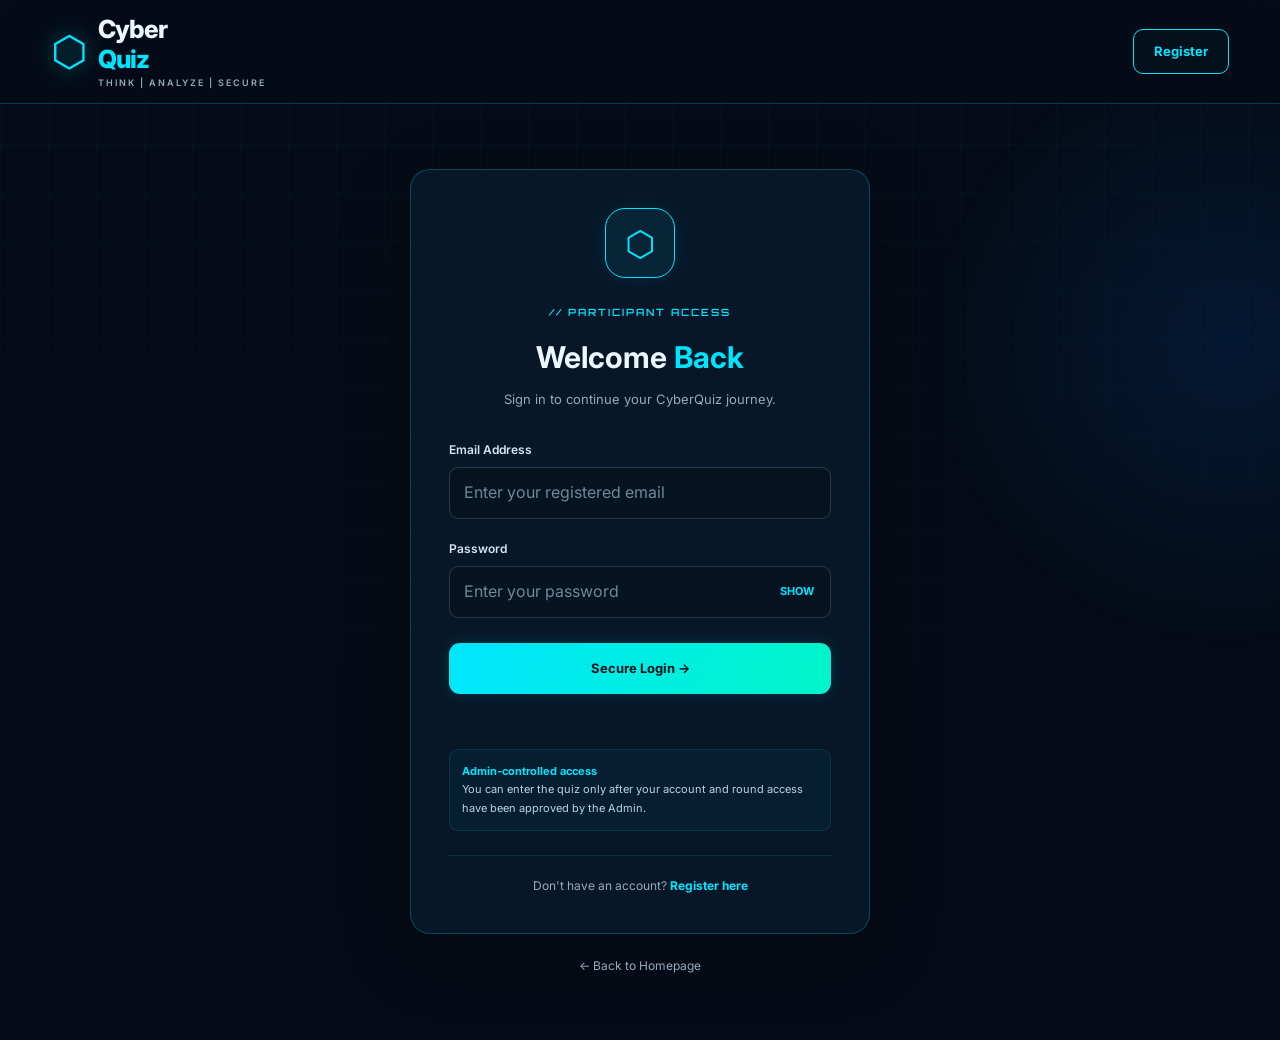
<file: frontend/results.html>
<!DOCTYPE html>
<html lang="en">

<head>
    <meta charset="UTF-8">
    <meta name="viewport" content="width=device-width, initial-scale=1.0">
    <meta name="theme-color" content="#07111f">

    <title>Level Submitted | CyberQuiz</title>

    <link rel="stylesheet" href="css/style.css">

    <style>
        body {
            min-height: 100vh;
            display: flex;
            flex-direction: column;
            background:
                radial-gradient(circle at 50% 35%,
                    rgba(0, 229, 255, .09), transparent 42%),
                #07111f;
        }

        .result-container {
            flex: 1;
            display: grid;
            place-items: center;
            padding: 45px 20px;
        }

        .result-card {
            width: 100%;
            max-width: 620px;
            padding: clamp(25px, 5vw, 45px);
            text-align: center;
            background: rgba(12, 27, 46, .95);
            border: 1px solid rgba(0, 229, 255, .25);
            border-radius: 20px;
            box-shadow: 0 15px 50px rgba(0, 0, 0, .25);
        }

        .success-icon {
            width: 95px;
            height: 95px;
            margin: 0 auto 25px;
            display: grid;
            place-items: center;
            border: 2px solid #00e5ff;
            border-radius: 50%;
            color: #00e5ff;
            font-size: 45px;
            box-shadow: 0 0 30px rgba(0, 229, 255, .13);
        }

        .result-card h1 {
            color: #f1f6ff;
            font-size: clamp(27px, 5vw, 37px);
            margin-bottom: 15px;
        }

        .result-card h1 span {
            color: #00e5ff;
        }

        .description {
            color: #a9bad0;
            line-height: 1.8;
        }

        .submission-status {
            margin: 28px 0 20px;
            padding: 20px;
            border: 1px solid rgba(0, 229, 255, .2);
            background: rgba(0, 229, 255, .05);
            border-radius: 12px;
        }

        .status-label {
            color: #8fa6bf;
            font-size: 12px;
            letter-spacing: 2px;
            margin-bottom: 10px;
        }

        .status-value {
            color: #00e5ff;
            font-size: 19px;
            font-weight: 800;
        }

        .privacy-note {
            margin: 20px 0;
            color: #91a4ba;
            font-size: 13px;
            line-height: 1.8;
        }

        .result-actions {
            display: flex;
            justify-content: center;
            gap: 12px;
            flex-wrap: wrap;
            margin-top: 25px;
        }

        .result-actions a {
            text-decoration: none;
        }

        .secondary-link {
            padding: 12px 22px;
            color: #dceaff;
            border: 1px solid #29435e;
            border-radius: 8px;
        }

        .secondary-link:hover {
            color: #00e5ff;
            border-color: #00e5ff;
        }
    </style>
</head>

<body>

    <header class="navbar">
        <div class="container nav-container">
            <a href="index.html" class="logo">
                <span class="logo-icon">⬡</span>
                Cyber<span>Quiz</span>
            </a>
        </div>
    </header>

    <main class="result-container">
        <section class="result-card">

            <div class="success-icon" aria-hidden="true">✓</div>

            <h1>Level <span>Submitted</span></h1>

            <p class="description">
                Thank you for participating in the CyberQuiz challenge.
                Your level submission status will be confirmed by the quiz server.
            </p>

            <div class="submission-status">
                <p class="status-label">SUBMISSION STATUS</p>
                <p class="status-value" id="submissionStatus">
                    AWAITING SERVER CONFIRMATION
                </p>
            </div>

            <p class="privacy-note">
                Your score and detailed results are handled securely.
                Correct answers are not displayed here. Please wait until
                the administrator authorizes access to the next level.
            </p>

            <div class="result-actions">
                <a href="waiting.html" class="btn btn-primary">
                    Go to Waiting Room
                </a>

                <a href="index.html" class="secondary-link">
                    Back to Home
                </a>
            </div>

        </section>
    </main>

    <footer class="footer">
        <div class="container">
            <p>
                &copy; <span id="currentYear"></span> CyberQuiz.
                All rights reserved.
            </p>
        </div>
    </footer>


    <script>
        document.getElementById("currentYear").textContent =
            new Date().getFullYear();

        const API_BASE = "https://cyberquiz-backend.onrender.com";
        const token = sessionStorage.getItem("cyberquiz_access_token");

        const resultCard = document.querySelector(".result-card");

        async function loadFinalResults() {
            if (!token) {
                window.location.replace("login.html");
                return;
            }

            try {
                const response = await fetch(
                    `${API_BASE}/api/leaderboard`,
                    {
                        headers: {
                            "Authorization": `Bearer ${token}`,
                            "Accept": "application/json"
                        },
                        cache: "no-store"
                    }
                );

                if (response.status === 401) {
                    sessionStorage.removeItem("cyberquiz_access_token");
                    window.location.replace("login.html");
                    return;
                }

                if (!response.ok) {
                    document.querySelector(".result-card h1").textContent =
                        "Results Not Available";

                    document.querySelector(".description").textContent =
                        "Complete Level 3 and wait until the administrator publishes the final results.";

                    document.getElementById("submissionStatus").textContent =
                        "WAITING FOR ADMIN ACCESS";

                    return;
                }

                const data = await response.json();

                document.querySelector(".result-card h1").textContent =
                    "Final Leaderboard";

                document.querySelector(".description").textContent =
                    "Your final results are now available.";

                document.getElementById("submissionStatus").textContent =
                    "FINAL RESULTS PUBLISHED";

                const oldTable = document.getElementById("leaderboardSection");
                if (oldTable) oldTable.remove();

                const section = document.createElement("section");
                section.id = "leaderboardSection";
                section.style.marginTop = "25px";

                const heading = document.createElement("h2");
                heading.textContent = "Leaderboard";
                heading.style.color = "#00e5ff";
                section.appendChild(heading);

                const table = document.createElement("table");
                table.style.width = "100%";
                table.style.marginTop = "15px";
                table.style.borderCollapse = "collapse";
                table.style.color = "#f1f6ff";

                const headers = [
                    "Rank", "Participant", "Register No.",
                    "Level", "Score", "Duration"
                ];

                const thead = document.createElement("thead");
                const headerRow = document.createElement("tr");

                headers.forEach(label => {
                    const th = document.createElement("th");
                    th.textContent = label;
                    th.style.padding = "10px 6px";
                    th.style.borderBottom = "1px solid #29435e";
                    headerRow.appendChild(th);
                });

                thead.appendChild(headerRow);
                table.appendChild(thead);

                const tbody = document.createElement("tbody");

                const leaderboard = Array.isArray(data)
                    ? data
                    : Array.isArray(data.leaderboard)
                        ? data.leaderboard
                        : Array.isArray(data.results)
                            ? data.results
                            : [];

                if (leaderboard.length === 0) {
                    const row = document.createElement("tr");
                    const cell = document.createElement("td");

                    cell.colSpan = 6;
                    cell.textContent = "No published leaderboard results available.";
                    row.appendChild(cell);
                    tbody.appendChild(row);
                }

                leaderboard.forEach(item => {
                    const row = document.createElement("tr");

                    const values = [
                        item.rank,
                        item.name,
                        "—",
                        "All Levels",
                        `${item.total_correct}/${item.total_questions}`,
                        item.total_time_seconds == null
                            ? "—"
                            : `${item.total_time_seconds}s`
                    ];

                    values.forEach(value => {
                        const td = document.createElement("td");
                        td.textContent = value ?? "—";
                        td.style.padding = "10px 6px";
                        td.style.borderBottom = "1px solid #29435e";
                        row.appendChild(td);
                    });

                    tbody.appendChild(row);
                });

                table.appendChild(tbody);
                section.appendChild(table);

                resultCard.appendChild(section);

                document.querySelector(".privacy-note").textContent =
                    "Final results have been published by the administrator.";

            } catch (error) {
                console.error("Unable to load final results:", error);

                document.getElementById("submissionStatus").textContent =
                    "CONNECTION ERROR";
            }
        }

        loadFinalResults();
    </script>

</body>

</html>
</file>
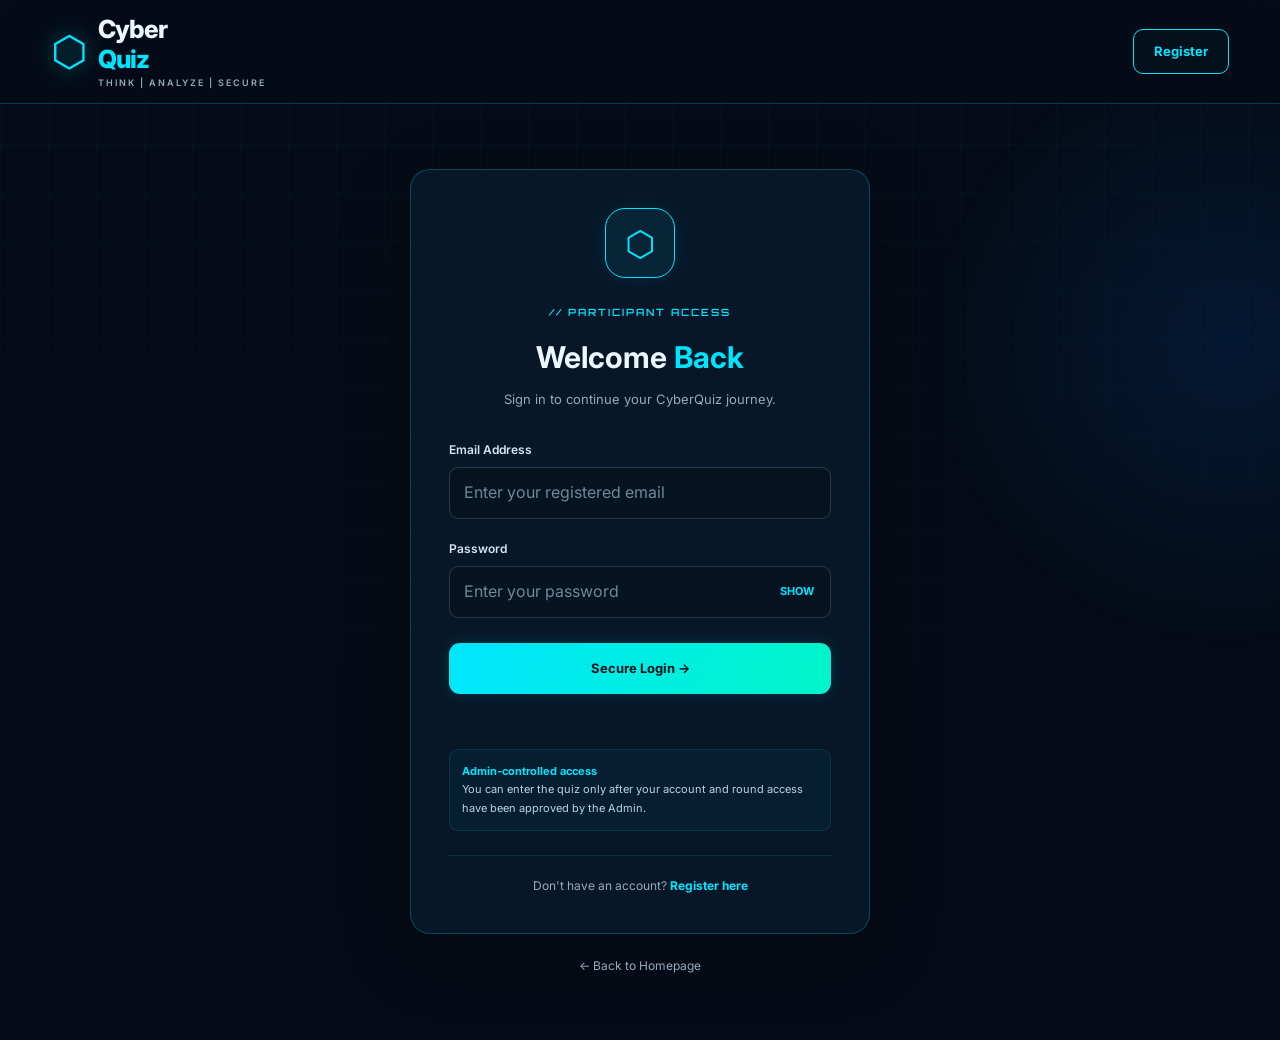
<file: frontend/waiting.html>
<!DOCTYPE html>
<html lang="en">

<head>
    <meta charset="UTF-8">
    <meta name="viewport" content="width=device-width, initial-scale=1.0">
    <meta name="theme-color" content="#07111f">

    <title>CyberQuiz | Secure Waiting Room</title>

    <link rel="stylesheet" href="css/style.css">

    <style>
        :root {
            --bg: #050b16;
            --panel: rgba(11, 24, 43, 0.88);
            --cyan: #00e5ff;
            --blue: #3987ff;
            --purple: #a855f7;
            --text: #f2f7ff;
            --muted: #91a6c2;
            --border: rgba(0, 229, 255, 0.22);
        }

        * {
            box-sizing: border-box;
        }

        body {
            min-height: 100vh;
            margin: 0;
            display: flex;
            flex-direction: column;
            color: var(--text);
            font-family: "Segoe UI", Arial, sans-serif;
            background:
                radial-gradient(circle at 15% 15%,
                    rgba(0, 229, 255, 0.12),
                    transparent 32%),
                radial-gradient(circle at 85% 75%,
                    rgba(168, 85, 247, 0.13),
                    transparent 35%),
                linear-gradient(135deg, #040914, #091629 55%, #060b18);
            overflow-x: hidden;
        }

        /* Ambient background lights */

        .ambient-light {
            position: fixed;
            width: 240px;
            height: 240px;
            border-radius: 50%;
            filter: blur(90px);
            opacity: 0.22;
            pointer-events: none;
            z-index: 0;
            animation: floatLight 8s ease-in-out infinite alternate;
        }

        .ambient-one {
            top: 18%;
            left: -100px;
            background: var(--cyan);
        }

        .ambient-two {
            right: -100px;
            bottom: 10%;
            background: var(--purple);
            animation-delay: 2s;
        }

        @keyframes floatLight {
            from {
                transform: translateY(-20px) scale(0.9);
                opacity: 0.13;
            }

            to {
                transform: translateY(35px) scale(1.15);
                opacity: 0.27;
            }
        }

        /* Navbar */

        .navbar {
            position: relative;
            z-index: 2;
            background: rgba(4, 10, 22, 0.78);
            border-bottom: 1px solid rgba(0, 229, 255, 0.15);
            backdrop-filter: blur(18px);
        }

        .nav-container {
            min-height: 76px;
            display: flex;
            justify-content: space-between;
            align-items: center;
            gap: 20px;
        }

        .logo {
            color: var(--text);
            text-decoration: none;
            font-size: 23px;
            font-weight: 800;
            letter-spacing: 0.5px;
        }

        .logo-icon {
            color: var(--cyan);
            margin-right: 7px;
            text-shadow: 0 0 15px var(--cyan);
        }

        .logo span:last-child {
            color: var(--cyan);
        }

        .nav-links {
            display: flex;
            align-items: center;
            gap: 25px;
            list-style: none;
            padding: 0;
            margin: 0;
        }

        .nav-links a {
            color: var(--muted);
            text-decoration: none;
            font-size: 14px;
            transition: color 0.25s;
        }

        .nav-links a:hover,
        .nav-links a.active {
            color: var(--cyan);
        }

        /* Main layout */

        .waiting-container {
            position: relative;
            z-index: 1;
            flex: 1;
            display: flex;
            align-items: center;
            justify-content: center;
            padding: 55px 20px;
        }

        .waiting-card {
            position: relative;
            isolation: isolate;
            width: 100%;
            max-width: 720px;
            padding: 42px 34px;
            overflow: hidden;
            text-align: center;
            background: var(--panel);
            border: 1px solid var(--border);
            border-radius: 24px;
            backdrop-filter: blur(22px);
            box-shadow:
                0 0 35px rgba(0, 229, 255, 0.07),
                0 25px 80px rgba(0, 0, 0, 0.35);
            animation: cardAppear 0.8s ease both;
        }

        .waiting-card::before {
            content: "";
            position: absolute;
            top: 0;
            left: -100%;
            width: 70%;
            height: 2px;
            background: linear-gradient(90deg,
                    transparent,
                    var(--cyan),
                    white,
                    var(--purple),
                    transparent);
            animation: borderScan 5s linear infinite;
        }

        .waiting-card::after {
            content: "";
            position: absolute;
            inset: 0;
            border-radius: inherit;
            padding: 1px;
            background: linear-gradient(135deg,
                    rgba(0, 229, 255, 0.3),
                    transparent 35%,
                    rgba(168, 85, 247, 0.2));
            -webkit-mask:
                linear-gradient(#fff 0 0) content-box,
                linear-gradient(#fff 0 0);

            mask:
                linear-gradient(#fff 0 0) content-box,
                linear-gradient(#fff 0 0);

            -webkit-mask-composite: xor;
            mask-composite: exclude;
            pointer-events: none;
            z-index: -1;
        }

        @keyframes borderScan {
            to {
                left: 130%;
            }
        }

        @keyframes cardAppear {
            from {
                opacity: 0;
                transform: translateY(18px);
            }

            to {
                opacity: 1;
                transform: translateY(0);
            }
        }

        /* Top label */

        .security-label {
            display: inline-flex;
            align-items: center;
            gap: 9px;
            padding: 9px 14px;
            margin-bottom: 28px;
            color: #8cefff;
            font-size: 11px;
            font-weight: 800;
            letter-spacing: 2px;
            border: 1px solid rgba(0, 229, 255, 0.2);
            border-radius: 30px;
            background: rgba(0, 229, 255, 0.055);
        }

        .live-dot {
            width: 8px;
            height: 8px;
            flex-shrink: 0;
            border-radius: 50%;
            background: #00ffad;
            box-shadow: 0 0 10px #00ffad;
            animation: blink 1.4s ease-in-out infinite;
        }

        @keyframes blink {

            0%,
            100% {
                opacity: 1;
                box-shadow: 0 0 12px #00ffad;
            }

            50% {
                opacity: 0.25;
                box-shadow: 0 0 2px #00ffad;
            }
        }

        /* Animated icon */

        .waiting-icon {
            position: relative;
            width: 112px;
            height: 112px;
            margin: 0 auto 27px;
            display: grid;
            place-items: center;
            font-size: 45px;
            border: 1px solid rgba(0, 229, 255, 0.5);
            border-radius: 50%;
            background:
                radial-gradient(circle,
                    rgba(0, 229, 255, 0.15),
                    rgba(0, 229, 255, 0.025) 70%);
            box-shadow:
                0 0 20px rgba(0, 229, 255, 0.13),
                inset 0 0 20px rgba(0, 229, 255, 0.07);
            animation: iconPulse 2.6s ease-in-out infinite;
        }

        .waiting-icon::before,
        .waiting-icon::after {
            content: "";
            position: absolute;
            inset: -9px;
            border: 1px solid rgba(0, 229, 255, 0.18);
            border-radius: 50%;
            animation: ringPulse 2.6s ease-out infinite;
        }

        .waiting-icon::after {
            animation-delay: 1.3s;
        }

        @keyframes iconPulse {

            0%,
            100% {
                transform: scale(1);
                box-shadow:
                    0 0 18px rgba(0, 229, 255, 0.13),
                    inset 0 0 20px rgba(0, 229, 255, 0.06);
            }

            50% {
                transform: scale(1.045);
                box-shadow:
                    0 0 38px rgba(0, 229, 255, 0.28),
                    inset 0 0 26px rgba(0, 229, 255, 0.12);
            }
        }

        @keyframes ringPulse {
            from {
                transform: scale(0.92);
                opacity: 0.7;
            }

            to {
                transform: scale(1.3);
                opacity: 0;
            }
        }

        /* Heading and text */

        .waiting-card h1 {
            margin: 0 0 15px;
            color: var(--text);
            font-size: clamp(27px, 5vw, 39px);
            line-height: 1.25;
            font-weight: 800;
        }

        .waiting-card h1 span {
            color: var(--cyan);
            text-shadow: 0 0 22px rgba(0, 229, 255, 0.28);
        }

        .waiting-message {
            max-width: 540px;
            margin: 0 auto 27px;
            color: #a9bad0;
            font-size: 15px;
            line-height: 1.85;
        }

        /* Access status */

        .status-box {
            position: relative;
            margin: 25px 0;
            padding: 22px 18px;
            background: linear-gradient(120deg,
                    rgba(0, 229, 255, 0.055),
                    rgba(168, 85, 247, 0.045));
            border: 1px solid rgba(0, 229, 255, 0.2);
            border-radius: 15px;
            overflow: hidden;
        }

        .status-box::before {
            content: "";
            position: absolute;
            top: 0;
            bottom: 0;
            left: -100%;
            width: 45%;
            background: linear-gradient(90deg,
                    transparent,
                    rgba(0, 229, 255, 0.06),
                    transparent);
            animation: statusScan 4s ease-in-out infinite;
        }

        @keyframes statusScan {
            0% {
                left: -100%;
            }

            65%,
            100% {
                left: 150%;
            }
        }

        .status-label {
            margin: 0 0 12px;
            color: #819ab7;
            font-size: 11px;
            font-weight: 700;
            letter-spacing: 2.5px;
        }

        .status-value {
            position: relative;
            z-index: 1;
            margin: 0;
            color: var(--cyan);
            font-size: clamp(16px, 3vw, 20px);
            font-weight: 800;
            letter-spacing: 1px;
            overflow-wrap: anywhere;
            text-shadow: 0 0 15px rgba(0, 229, 255, 0.28);
        }

        .waiting-dots span {
            display: inline-block;
            animation: dots 1.4s infinite;
        }

        .waiting-dots span:nth-child(2) {
            animation-delay: 0.2s;
        }

        .waiting-dots span:nth-child(3) {
            animation-delay: 0.4s;
        }

        @keyframes dots {

            0%,
            80%,
            100% {
                opacity: 0.2;
                transform: translateY(0);
            }

            40% {
                opacity: 1;
                transform: translateY(-4px);
            }
        }

        .waiting-note {
            margin: 22px 0;
            color: #8094ab;
            font-size: 12px;
            line-height: 1.8;
        }

        /* Level start button */

        .waiting-actions {
            display: flex;
            justify-content: center;
            gap: 13px;
            flex-wrap: wrap;
            margin-top: 27px;
        }

        .waiting-actions a,
        .waiting-actions button {
            font: inherit;
            text-decoration: none;
        }

        .primary-button,
        .secondary-button {
            min-height: 46px;
            display: inline-flex;
            align-items: center;
            justify-content: center;
            gap: 9px;
            padding: 12px 23px;
            border-radius: 9px;
            font-size: 13px;
            font-weight: 800;
            letter-spacing: 0.3px;
            cursor: pointer;
            transition:
                transform 0.25s,
                box-shadow 0.25s,
                border-color 0.25s,
                background 0.25s;
        }

        .primary-button {
            color: #04101a;
            background: linear-gradient(110deg, #00e5ff, #67f4ff);
            border: 1px solid transparent;
            box-shadow: 0 0 22px rgba(0, 229, 255, 0.17);
        }

        .primary-button:hover:not(:disabled) {
            transform: translateY(-3px);
            box-shadow: 0 0 32px rgba(0, 229, 255, 0.35);
        }

        .primary-button:disabled {
            color: #8295aa;
            background: #17283a;
            border-color: #294056;
            box-shadow: none;
            cursor: not-allowed;
            opacity: 0.85;
        }

        .secondary-button {
            color: #dceaff;
            background: rgba(255, 255, 255, 0.025);
            border: 1px solid #29435e;
        }

        .secondary-button:hover {
            transform: translateY(-2px);
            color: var(--cyan);
            border-color: var(--cyan);
        }

        .waiting-actions button:focus-visible,
        .waiting-actions a:focus-visible {
            outline: 2px solid white;
            outline-offset: 4px;
        }

        /* Connection information */

        .connection-info {
            display: flex;
            justify-content: center;
            align-items: center;
            flex-wrap: wrap;
            gap: 10px 22px;
            margin-top: 30px;
            padding-top: 21px;
            border-top: 1px solid rgba(143, 166, 191, 0.12);
            color: #7e94ad;
            font-size: 11px;
        }

        .connection-item {
            display: inline-flex;
            align-items: center;
            gap: 7px;
        }

        .connection-dot {
            width: 6px;
            height: 6px;
            border-radius: 50%;
            background: #00ffad;
            box-shadow: 0 0 8px rgba(0, 255, 173, 0.6);
        }

        /* Footer */

        .footer {
            position: relative;
            z-index: 1;
            padding: 18px 15px;
            text-align: center;
            background: rgba(4, 10, 22, 0.65);
            border-top: 1px solid rgba(0, 229, 255, 0.1);
        }

        .footer p {
            margin: 0;
            color: #71869f;
            font-size: 12px;
        }

        @media (max-width: 520px) {
            .nav-container {
                padding: 15px 18px;
                flex-direction: column;
                gap: 13px;
            }

            .nav-links {
                gap: 20px;
            }

            .waiting-container {
                padding: 35px 14px;
            }

            .waiting-card {
                padding: 35px 20px;
                border-radius: 18px;
            }

            .waiting-icon {
                width: 94px;
                height: 94px;
                font-size: 38px;
            }

            .waiting-actions {
                flex-direction: column;
            }

            .waiting-actions a,
            .waiting-actions button {
                width: 100%;
            }

            .connection-info {
                flex-direction: column;
                gap: 12px;
            }
        }

        @media (prefers-reduced-motion: reduce) {

            *,
            *::before,
            *::after {
                animation-duration: 0.01ms !important;
                animation-iteration-count: 1 !important;
                scroll-behavior: auto !important;
                transition-duration: 0.01ms !important;
            }
        }
    </style>
</head>

<body>

    <div class="ambient-light ambient-one" aria-hidden="true"></div>
    <div class="ambient-light ambient-two" aria-hidden="true"></div>

    <header class="navbar">
        <div class="container nav-container">
            <a href="index.html" class="logo">
                <span class="logo-icon">⬡</span>
                Cyber<span>Quiz</span>
            </a>

            <nav aria-label="Main navigation">
                <ul class="nav-links">
                    <li><a href="index.html">Home</a></li>
                    <li>
                        <a href="waiting.html" class="active">
                            Waiting Room
                        </a>
                    </li>
                </ul>
            </nav>
        </div>
    </header>

    <main class="waiting-container">
        <section class="waiting-card" aria-labelledby="pageTitle">

            <div class="security-label">
                <span class="live-dot" aria-hidden="true"></span>
                SECURE EVENT GATEWAY
            </div>

            <div class="waiting-icon" aria-hidden="true">⌛</div>

            <h1 id="pageTitle">
                Welcome to the <span>Waiting Room</span>
            </h1>

            <p class="waiting-message" id="waitingMessage">
                Your next CyberQuiz round will be available when the
                administrator grants access. Stay ready for the next challenge.
            </p>

            <div class="status-box" aria-live="polite">
                <p class="status-label">ROUND ACCESS STATUS</p>

                <p class="status-value" id="statusValue">
                    CONNECTING
                    <span class="waiting-dots" aria-hidden="true">
                        <span>.</span><span>.</span><span>.</span>
                    </span>
                </p>
            </div>

            <p class="waiting-note" id="waitingNote">
                Verifying your access with the CyberQuiz server...
            </p>

            <div class="waiting-actions">
                <button type="button" class="primary-button" id="openRoundButton" disabled>
                    <span aria-hidden="true">🔒</span>
                    <span id="openRoundButtonText">Checking Access...</span>
                </button>

                <button type="button" class="secondary-button" id="viewResultsButton" hidden>
                    View Results
                </button>

                <a href="index.html" class="secondary-button">
                    Back to Home
                </a>

                <a href="login.html" class="secondary-button">
                    Return to Login
                </a>
            </div>

            <div class="connection-info">
                <span class="connection-item">
                    <span class="connection-dot" aria-hidden="true"></span>
                    <span id="connectionStatus">Checking server</span>
                </span>

                <span class="connection-item">
                    <span aria-hidden="true">🛡</span>
                    Secure session verification
                </span>
            </div>

        </section>
    </main>

    <footer class="footer">
        <div class="container">
            <p>
                &copy; <span id="currentYear"></span> CyberQuiz.
                All rights reserved.
            </p>
        </div>
    </footer>

    <script>
        document.getElementById("currentYear").textContent =
            new Date().getFullYear();

        const API_BASE = "https://cyberquiz-backend.onrender.com";

        const token = sessionStorage.getItem("cyberquiz_access_token");

        const statusValue = document.getElementById("statusValue");
        const waitingMessage = document.getElementById("waitingMessage");
        const waitingNote = document.getElementById("waitingNote");
        const openRoundButton = document.getElementById("openRoundButton");
        const openRoundButtonText = document.getElementById("openRoundButtonText");
        const viewResultsButton = document.getElementById("viewResultsButton");
        const connectionStatus = document.getElementById("connectionStatus");

        let checkingAccess = false;
        let currentAvailableLevel = null;
        let resultsAvailable = false;

        function setStatus(title, message, note) {
            statusValue.textContent = title;
            waitingMessage.textContent = message;
            waitingNote.textContent = note;
        }


        function setRoundButton(level, enabled) {
            currentAvailableLevel = enabled ? level : null;

            // Waiting state-la irundhaalum participant click pannalaam.
            openRoundButton.disabled = false;
            openRoundButton.hidden = false;

            if (enabled) {
                openRoundButton.innerHTML =
                    '<span aria-hidden="true">🚀</span>' +
                    `<span>Open Level ${level}</span>`;
            } else {
                openRoundButton.innerHTML =
                    '<span aria-hidden="true">🔒</span>' +
                    '<span>Waiting for Admin Access</span>';
            }
        }



        async function checkResultsAccess() {
            const response = await fetch(
                `${API_BASE}/api/quiz/leaderboard-status`,
                {
                    method: "GET",
                    headers: {
                        "Authorization": `Bearer ${token}`,
                        "Accept": "application/json"
                    },
                    cache: "no-store"
                }
            );

            if (!response.ok) {
                resultsAvailable = false;
                viewResultsButton.hidden = true;
                return false;
            }

            const data = await response.json();
            console.log("LEVELS API RESPONSE:", data);

            const hasCompletedLevel3 =
                data.has_completed_level_3 === true;

            const isPublished =
                data.is_published === true;

            resultsAvailable =
                data.can_view_results === true;

            // Level 3 complete aana mattum button show aagum.
            // Admin publish pannina piragu dhaan results open aagum.
            viewResultsButton.hidden = !hasCompletedLevel3;

            return resultsAvailable;
        }


        async function checkRoundAccess() {
            if (checkingAccess) return;
            checkingAccess = true;

            try {
                if (!token) {
                    setStatus(
                        "LOGIN REQUIRED",
                        "Please log in to check your CyberQuiz access.",
                        "Redirecting you to the login page..."
                    );
                    connectionStatus.textContent = "Login required";
                    window.location.replace("login.html");
                    return;
                }

                const response = await fetch(`${API_BASE}/api/quiz/levels`, {
                    method: "GET",
                    headers: {
                        "Authorization": `Bearer ${token}`,
                        "Accept": "application/json"
                    },
                    cache: "no-store"
                });
                console.log("LEVELS API STATUS:", response.status);

                if (response.status === 401 || response.status === 403) {
                    setStatus(
                        "ACCESS NOT APPROVED",
                        "Your account or quiz access is not approved yet.",
                        "Please wait for the administrator."
                    );

                    connectionStatus.textContent = "Access restricted";

                    if (response.status === 401) {
                        sessionStorage.removeItem("cyberquiz_access_token");
                        window.location.replace("login.html");
                    }

                    setRoundButton(null, false);
                    return;
                }

                if (!response.ok) {
                    throw new Error(`Server returned ${response.status}`);
                }


                const levels = await response.json();

                console.log("ACTUAL LEVELS RESPONSE:", levels);

                if (!Array.isArray(levels)) {
                    throw new Error("Unexpected levels response");
                }

                connectionStatus.textContent = "Server connected";
                await checkResultsAccess();

                /*
                 * Do not automatically redirect into a quiz.
                 * A participant must click the enabled Open Level button.
                 */
                const availableLevel = levels
                    .filter(level =>
                        level.can_start === true &&
                        level.is_approved === true &&
                        level.is_round_active === true &&
                        level.is_unlocked === true &&
                        level.is_completed !== true
                    )
                    .sort((a, b) => Number(a.level) - Number(b.level))[0];

                if (availableLevel) {
                    setStatus(
                        `LEVEL ${availableLevel.level} READY`,
                        `Level ${availableLevel.level} access is available.`,
                        "Click Open Level when you are ready. Your quiz session and timer will be handled by the server."
                    );

                    openRoundButton.disabled = false;
                    currentAvailableLevel = availableLevel.level;
                    openRoundButton.hidden = false;
                    openRoundButton.innerHTML =
                        '<span aria-hidden="true">🚀</span>' +
                        `<span>Open Level ${availableLevel.level}</span>`;

                    return;
                }

                setRoundButton(null, false);

                const pendingLevel = levels
                    .filter(level => level.is_approved === true)
                    .sort((a, b) => a.level - b.level)[0];

                if (pendingLevel) {
                    setStatus(
                        "WAITING FOR ROUND",
                        `Your Level ${pendingLevel.level} approval is recorded.`,
                        "The administrator must activate the round before you can open it."
                    );
                } else {
                    setStatus(
                        "WAITING FOR ADMIN",
                        "Your next quiz round is waiting for administrator approval.",
                        "This page checks access automatically. You do not need to log in again."
                    );
                }

            } catch (error) {
                console.error("Waiting Room access check failed:", error);

                connectionStatus.textContent = "Server unavailable";

                setStatus(
                    "CONNECTION CHECK",
                    "We could not verify your access right now.",
                    "Make sure the backend server is running. CyberQuiz will retry automatically."
                );

                setRoundButton(null, false);
            } finally {
                checkingAccess = false;
            }
        }

        openRoundButton.addEventListener("click", async () => {
            if (openRoundButton.disabled) return;

            if (!currentAvailableLevel) {
                setStatus(
                    "WAITING FOR ADMIN",
                    "Your next quiz round is waiting for administrator approval.",
                    "Please wait. Access status refreshes automatically."
                );

                await checkRoundAccess();
                return;
            }

            const level = currentAvailableLevel;

            openRoundButton.disabled = true;
            openRoundButton.innerHTML =
                '<span aria-hidden="true">⏳</span>' +
                '<span>Verifying Access...</span>';

            try {
                /*
                 * Re-check permission at click time.
                 * The backend must still enforce approval when the game starts.
                 */
                const response = await fetch(`${API_BASE}/api/quiz/levels`, {
                    method: "GET",
                    headers: {
                        "Authorization": `Bearer ${token}`,
                        "Accept": "application/json"
                    },
                    cache: "no-store"
                });

                if (!response.ok) {
                    throw new Error("Could not verify round access");
                }

                const levels = await response.json();

                const confirmed = levels.find(
                    item => Number(item.level) === Number(level)
                );

                if (!confirmed || confirmed.can_start !== true) {
                    setStatus(
                        "ACCESS NOT AVAILABLE",
                        "This round is no longer available.",
                        "Waiting for the latest administrator update..."
                    );

                    await checkRoundAccess();

                    const resultsReady = await checkResultsAccess();

                    if (resultsReady) {
                        setStatus(
                            "RESULTS AVAILABLE",
                            "Your Level 3 is complete and the administrator has published the final results.",
                            "Click View Results to see your results."
                        );
                    } else if (!viewResultsButton.hidden) {
                        setStatus(
                            "WAITING FOR ADMIN",
                            "Your Level 3 submission is complete. Final results are waiting for administrator publication.",
                            "You do not need to log in again. This page checks for publication automatically."
                        );
                    }

                    return;
                }

                window.location.href = `game.html?level=${Number(level)}`;

            } catch (error) {
                console.error("Unable to open round:", error);

                setStatus(
                    "PLEASE TRY AGAIN",
                    "The round could not be opened right now.",
                    "Check your connection and try again in a moment."
                );

                await checkRoundAccess();
            }
        });


        viewResultsButton.addEventListener("click", async () => {
            if (viewResultsButton.hidden || viewResultsButton.disabled) return;

            viewResultsButton.disabled = true;

            try {
                const available = await checkResultsAccess();

                if (available) {
                    window.location.href = new URL("results.html", window.location.href).href;
                } else {
                    setStatus(
                        "WAITING FOR ADMIN",
                        "Final results are not available yet.",
                        "Please wait until the administrator publishes the final results."
                    );
                }
            } catch (error) {
                console.error("Results access check failed:", error);

                setStatus(
                    "RESULTS UNAVAILABLE",
                    "We could not verify results access.",
                    "Please try again shortly."
                );
            } finally {
                viewResultsButton.disabled = false;
            }
        });


        checkRoundAccess();
        setInterval(checkRoundAccess, 3000);
    </script>

</body>

</html>
</file>
<file: frontend/css/style.css>
/* =========================================
   CyberQuiz — Advanced Cybersecurity Theme
   File: frontend/css/style.css
========================================= */

@import url('https://fonts.googleapis.com/css2?family=Inter:wght@400;500;600;700;800&family=Orbitron:wght@500;600;700;800&display=swap');

/* ---------- RESET ---------- */

:root {
    --bg: #050c17;
    --bg-light: #081626;
    --panel: rgba(8, 25, 42, 0.88);
    --cyan: #00e5ff;
    --cyan-light: #75f5ff;
    --blue: #168cff;
    --violet: #b44dff;
    --green: #00ffc3;
    --text: #edf7ff;
    --muted: #94aabd;
    --border: rgba(0, 229, 255, 0.24);
    --radius: 18px;
    --transition: 0.3s ease;
}

* {
    margin: 0;
    padding: 0;
    box-sizing: border-box;
}

html {
    scroll-behavior: smooth;
    scroll-padding-top: 100px;
}

body {
    min-height: 100vh;
    overflow-x: hidden;
    background: var(--bg);
    color: var(--text);
    font-family: 'Inter', sans-serif;
    line-height: 1.6;
}

body::selection {
    background: var(--cyan);
    color: var(--bg);
}

a {
    color: inherit;
    text-decoration: none;
}

button,
input,
textarea,
select {
    font: inherit;
}

button,
a {
    -webkit-tap-highlight-color: transparent;
}

button:focus-visible,
a:focus-visible {
    outline: 2px solid var(--cyan);
    outline-offset: 4px;
}

img {
    max-width: 100%;
    display: block;
}


/* ---------- BACKGROUND EFFECTS ---------- */

.background-grid {
    position: fixed;
    inset: 0;
    z-index: -2;
    pointer-events: none;
    background-image:
        linear-gradient(rgba(0, 229, 255, 0.035) 1px, transparent 1px),
        linear-gradient(90deg, rgba(0, 229, 255, 0.035) 1px, transparent 1px);
    background-size: 48px 48px;
    mask-image: linear-gradient(to bottom, black, transparent 90%);
}

.background-glow {
    position: fixed;
    width: 600px;
    height: 600px;
    top: 5%;
    right: -250px;
    z-index: -1;
    pointer-events: none;
    background: radial-gradient(
        circle,
        rgba(0, 117, 255, 0.12),
        transparent 70%
    );
    filter: blur(20px);
    animation: glowMove 10s ease-in-out infinite alternate;
}

@keyframes glowMove {
    from {
        transform: translateY(-20px);
    }

    to {
        transform: translateY(100px);
    }
}


/* ---------- NAVIGATION ---------- */

.navbar {
    position: sticky;
    top: 0;
    z-index: 100;
    min-height: 78px;
    padding: 14px 4%;
    display: flex;
    align-items: center;
    justify-content: space-between;
    gap: 24px;
    background: rgba(5, 12, 23, 0.88);
    border-bottom: 1px solid var(--border);
    backdrop-filter: blur(18px);
}

.logo {
    display: inline-flex;
    align-items: center;
    gap: 10px;
    flex-shrink: 0;
}

.logo-symbol {
    color: var(--cyan);
    font-size: 42px;
    line-height: 1;
    text-shadow: 0 0 18px rgba(0, 229, 255, 0.7);
}

.logo-text {
    display: flex;
    flex-direction: column;
    font-size: 25px;
    font-weight: 800;
    line-height: 1.2;
    letter-spacing: -1px;
}

.logo-text > span {
    display: inline;
    color: var(--cyan);
}

.logo-text small {
    margin-top: 4px;
    color: var(--muted);
    font-size: 9px;
    font-weight: 600;
    letter-spacing: 2px;
}

.nav-links {
    display: flex;
    align-items: center;
    justify-content: center;
    gap: clamp(18px, 3vw, 42px);
}

.nav-links a {
    position: relative;
    padding: 8px 0;
    color: #c6d7e7;
    font-size: 13px;
    font-weight: 600;
    transition: color var(--transition);
}

.nav-links a:hover,
.nav-links a.active {
    color: var(--cyan);
}

.nav-links a.active::after {
    content: '';
    position: absolute;
    bottom: 0;
    left: 0;
    width: 100%;
    height: 2px;
    background: var(--cyan);
    box-shadow: 0 0 12px var(--cyan);
}

.nav-actions {
    display: flex;
    align-items: center;
    gap: 10px;
}

.menu-toggle {
    display: none;
    color: var(--cyan);
    background: transparent;
    border: 1px solid var(--border);
    border-radius: 10px;
    padding: 8px 12px;
    cursor: pointer;
    font-size: 22px;
}


/* ---------- BUTTONS ---------- */

.btn {
    display: inline-flex;
    justify-content: center;
    align-items: center;
    gap: 10px;
    min-height: 44px;
    padding: 11px 20px;
    border: 1px solid transparent;
    border-radius: 10px;
    cursor: pointer;
    text-align: center;
    font-size: 13px;
    font-weight: 700;
    transition:
        transform var(--transition),
        background var(--transition),
        box-shadow var(--transition),
        border-color var(--transition);
}

.btn:hover {
    transform: translateY(-2px);
}

.btn-primary {
    color: #03131c;
    background: linear-gradient(110deg, var(--cyan), #00f5c8);
    box-shadow: 0 0 18px rgba(0, 229, 255, 0.12);
}

.btn-primary:hover {
    box-shadow: 0 0 28px rgba(0, 229, 255, 0.35);
}

.btn-outline {
    color: var(--cyan);
    background: rgba(0, 229, 255, 0.025);
    border-color: var(--cyan);
}

.btn-outline:hover {
    background: rgba(0, 229, 255, 0.1);
    box-shadow: 0 0 20px rgba(0, 229, 255, 0.12);
}

.btn-small {
    padding: 10px 17px;
}

.btn-large {
    min-height: 50px;
    padding: 14px 24px;
    border-radius: 11px;
}


/* ---------- COMMON LAYOUT ---------- */

.section-container {
    width: min(1380px, 92%);
    margin-inline: auto;
}

.eyebrow,
.section-label {
    display: inline-flex;
    align-items: center;
    gap: 10px;
    color: var(--cyan);
    font-family: 'Orbitron', sans-serif;
    font-size: 10px;
    font-weight: 600;
    letter-spacing: 2px;
}

.live-dot {
    width: 8px;
    height: 8px;
    flex-shrink: 0;
    border-radius: 50%;
    background: var(--green);
    box-shadow: 0 0 12px var(--green);
    animation: livePulse 1.8s infinite;
}

@keyframes livePulse {
    50% {
        opacity: 0.4;
        box-shadow: 0 0 3px var(--green);
    }
}


/* ---------- HERO SECTION ---------- */

.hero {
    min-height: 460px;
    display: grid;
    grid-template-columns: 1fr 0.9fr;
    align-items: center;
    gap: 30px;
    padding-top: 55px;
    padding-bottom: 55px;
}

.hero-content {
    position: relative;
    z-index: 2;
    max-width: 680px;
}

.hero-content h1 {
    max-width: 720px;
    margin-top: 22px;
    font-size: clamp(38px, 5vw, 66px);
    font-weight: 800;
    letter-spacing: -2.8px;
    line-height: 1.12;
}

.gradient-text {
    display: block;
    color: var(--cyan);
    background: linear-gradient(100deg, var(--cyan), #40a7ff 70%, #b47aff);
    background-clip: text;
    -webkit-background-clip: text;
    -webkit-text-fill-color: transparent;
}

.hero-description {
    max-width: 540px;
    margin-top: 22px;
    color: #b1c5d8;
    font-size: 15px;
    line-height: 1.9;
}

.hero-actions {
    display: flex;
    flex-wrap: wrap;
    gap: 13px;
    margin-top: 28px;
}

.access-notice {
    margin-top: 18px;
    color: var(--cyan-light);
    font-size: 12px;
}

.access-notice span {
    margin-right: 6px;
}

.hero-tags {
    display: flex;
    flex-wrap: wrap;
    gap: 9px;
    margin-top: 27px;
}

.hero-tags span {
    padding: 6px 10px;
    border: 1px solid rgba(0, 229, 255, 0.14);
    border-radius: 6px;
    color: var(--muted);
    background: rgba(0, 229, 255, 0.035);
    font-size: 10px;
}


/* ---------- HERO CYBER VISUAL ---------- */

.hero-visual {
    position: relative;
    min-height: 390px;
    display: grid;
    place-items: center;
    isolation: isolate;
}

.hero-visual::before {
    content: '';
    position: absolute;
    width: 280px;
    height: 280px;
    border-radius: 50%;
    background: rgba(0, 140, 255, 0.12);
    filter: blur(45px);
    z-index: -1;
}

.orbit {
    position: absolute;
    border: 1px solid rgba(0, 229, 255, 0.22);
    border-radius: 50%;
    transform: rotate(-24deg);
}

.orbit-one {
    width: 320px;
    height: 180px;
}

.orbit-two {
    width: 240px;
    height: 340px;
    transform: rotate(40deg);
    border-color: rgba(22, 140, 255, 0.3);
}

.shield-container {
    position: relative;
    display: grid;
    place-items: center;
    width: 190px;
    height: 210px;
    animation: shieldFloat 4s ease-in-out infinite;
}

.shield {
    position: relative;
    display: grid;
    place-items: center;
    width: 140px;
    height: 165px;
    color: var(--cyan);
    background: linear-gradient(
        145deg,
        rgba(0, 229, 255, 0.15),
        rgba(8, 25, 42, 0.75)
    );
    border: 2px solid var(--cyan);
    clip-path: polygon(50% 0, 94% 18%, 87% 70%, 50% 100%, 13% 70%, 6% 18%);
    filter: drop-shadow(0 0 20px rgba(0, 229, 255, 0.4));
}

.shield-lock {
    font-size: 54px;
    text-shadow: 0 0 20px var(--cyan);
}

.shield-ring {
    position: absolute;
    inset: 10px;
    border: 1px dashed rgba(0, 229, 255, 0.4);
    border-radius: 50%;
    animation: rotateRing 22s linear infinite;
}

@keyframes shieldFloat {
    0%, 100% {
        transform: translateY(0);
    }

    50% {
        transform: translateY(-13px);
    }
}

@keyframes rotateRing {
    to {
        transform: rotate(360deg);
    }
}

.cyber-panel {
    position: absolute;
    z-index: 2;
    display: flex;
    flex-direction: column;
    gap: 5px;
    padding: 12px 16px;
    background: rgba(4, 16, 30, 0.88);
    border: 1px solid var(--border);
    border-radius: 9px;
    box-shadow: 0 10px 30px rgba(0, 0, 0, 0.2);
    backdrop-filter: blur(12px);
}

.cyber-panel span {
    color: var(--muted);
    font-size: 9px;
    letter-spacing: 1px;
}

.cyber-panel strong {
    color: var(--green);
    font-family: 'Orbitron', sans-serif;
    font-size: 11px;
}

.panel-top {
    top: 15%;
    right: 2%;
}

.panel-bottom {
    bottom: 13%;
    left: 1%;
}

.floating-code {
    position: absolute;
    color: rgba(0, 229, 255, 0.48);
    font-family: monospace;
    font-size: 9px;
    line-height: 2;
    letter-spacing: 1px;
    pointer-events: none;
}

.code-left {
    top: 22%;
    left: 0;
}

.code-right {
    right: 0;
    bottom: 23%;
}


/* ---------- STATISTICS BAR ---------- */

.stats-bar {
    display: grid;
    grid-template-columns: repeat(5, minmax(0, 1fr));
    padding: 22px;
    background: linear-gradient(
        115deg,
        rgba(6, 23, 39, 0.96),
        rgba(5, 16, 31, 0.96)
    );
    border: 1px solid var(--border);
    border-radius: var(--radius);
    box-shadow: 0 15px 40px rgba(0, 0, 0, 0.16);
}

.stat-item {
    display: flex;
    align-items: center;
    justify-content: center;
    gap: 13px;
    min-width: 0;
    padding: 8px;
    border-right: 1px solid rgba(0, 229, 255, 0.1);
}

.stat-item:last-child {
    border-right: none;
}

.stat-icon {
    color: var(--cyan);
    font-size: 30px;
    text-shadow: 0 0 12px rgba(0, 229, 255, 0.35);
}

.stat-item div {
    display: flex;
    flex-direction: column;
    gap: 3px;
}

.stat-item strong {
    color: var(--text);
    font-family: 'Orbitron', sans-serif;
    font-size: clamp(14px, 1.6vw, 21px);
}

.stat-item div span {
    color: var(--muted);
    font-size: 9px;
    font-weight: 600;
    letter-spacing: 0.8px;
}


/* ---------- LEVELS SECTION ---------- */

.levels-section {
    padding-top: 95px;
    padding-bottom: 55px;
}

.section-heading {
    display: flex;
    align-items: flex-end;
    justify-content: space-between;
    gap: 25px;
    margin-bottom: 30px;
}

.section-heading h2,
.rules-panel h2 {
    margin-top: 10px;
    font-size: clamp(27px, 3vw, 39px);
    line-height: 1.25;
    letter-spacing: -1.2px;
}

.section-heading h2 span,
.rules-panel h2 span {
    color: var(--cyan);
}

.section-heading p {
    margin-top: 10px;
    color: var(--muted);
    font-size: 13px;
}

.level-grid {
    display: grid;
    grid-template-columns: repeat(3, minmax(0, 1fr));
    gap: 22px;
}

.level-card {
    position: relative;
    min-width: 0;
    padding: 25px;
    overflow: hidden;
    background: linear-gradient(
        145deg,
        rgba(7, 26, 43, 0.94),
        rgba(5, 15, 28, 0.96)
    );
    border: 1px solid var(--border);
    border-radius: var(--radius);
    transition:
        transform var(--transition),
        box-shadow var(--transition);
}

.level-card::before {
    content: '';
    position: absolute;
    top: 0;
    left: 0;
    width: 100%;
    height: 2px;
    background: var(--level-color);
    box-shadow: 0 0 16px var(--level-color);
}

.level-card:hover {
    transform: translateY(-7px);
    box-shadow: 0 12px 35px rgba(0, 0, 0, 0.25);
}

.level-one {
    --level-color: #00ffc3;
}

.level-two {
    --level-color: #168cff;
}

.level-three {
    --level-color: #c45cff;
}

.level-card-top {
    display: flex;
    align-items: center;
    justify-content: space-between;
    gap: 10px;
}

.level-number {
    display: grid;
    place-items: center;
    width: 45px;
    height: 45px;
    border: 1px solid var(--level-color);
    border-radius: 50%;
    color: var(--level-color);
    background: color-mix(in srgb, var(--level-color) 9%, transparent);
    font-family: 'Orbitron', sans-serif;
    font-size: 16px;
}

.level-status {
    color: var(--level-color);
    font-family: 'Orbitron', sans-serif;
    font-size: 9px;
    letter-spacing: 1px;
}

.level-card h3 {
    margin-top: 20px;
    font-size: 23px;
}

.level-card > p:not(.level-footer) {
    margin-top: 7px;
    color: var(--muted);
    font-size: 12px;
    line-height: 1.7;
}

.level-details {
    display: grid;
    grid-template-columns: 1fr 1fr;
    gap: 10px;
    margin-top: 24px;
    padding: 15px 0;
    border-top: 1px solid rgba(255, 255, 255, 0.07);
    border-bottom: 1px solid rgba(255, 255, 255, 0.07);
}

.level-details div {
    display: flex;
    flex-direction: column;
    gap: 5px;
}

.level-details span {
    color: var(--muted);
    font-size: 10px;
}

.level-details strong {
    color: var(--text);
    font-family: 'Orbitron', sans-serif;
    font-size: 15px;
}

.difficulty-track {
    height: 4px;
    margin-top: 20px;
    overflow: hidden;
    border-radius: 5px;
    background: rgba(255, 255, 255, 0.08);
}

.difficulty-track span {
    display: block;
    height: 100%;
    width: 40%;
    border-radius: inherit;
    background: var(--level-color);
    box-shadow: 0 0 10px var(--level-color);
}

.level-two .difficulty-track span {
    width: 70%;
}

.level-three .difficulty-track span {
    width: 100%;
}

.level-footer {
    margin-top: 14px;
    color: var(--level-color);
    font-size: 9px;
    font-weight: 700;
    letter-spacing: 1px;
}

.level-note {
    margin-top: 18px;
    color: var(--muted);
    font-size: 11px;
    text-align: center;
}


/* ---------- RULES SECTION ---------- */

.rules-section {
    display: grid;
    grid-template-columns: 1.2fr 0.8fr;
    gap: 22px;
    padding-top: 15px;
    padding-bottom: 55px;
}

.rules-panel,
.challenge-panel {
    position: relative;
    min-width: 0;
    padding: 30px;
    overflow: hidden;
    background: rgba(6, 21, 37, 0.8);
    border: 1px solid var(--border);
    border-radius: var(--radius);
}

.rules-list {
    display: grid;
    grid-template-columns: repeat(2, minmax(0, 1fr));
    gap: 18px 22px;
    margin-top: 27px;
    list-style: none;
}

.rules-list li {
    display: flex;
    align-items: flex-start;
    gap: 11px;
    color: #c4d6e6;
    font-size: 12px;
    line-height: 1.7;
}

.rule-number {
    display: grid;
    place-items: center;
    width: 24px;
    height: 24px;
    flex-shrink: 0;
    border: 1px solid var(--cyan);
    border-radius: 50%;
    color: var(--cyan);
    font-size: 10px;
    font-weight: 700;
}

.challenge-panel {
    display: flex;
    flex-direction: column;
    align-items: flex-start;
    justify-content: center;
}

.challenge-panel h2 {
    position: relative;
    z-index: 1;
    margin-top: 17px;
    font-size: clamp(27px, 3vw, 37px);
    line-height: 1.25;
}

.challenge-panel h2 span {
    color: var(--cyan);
}

.challenge-panel > p {
    position: relative;
    z-index: 1;
    max-width: 350px;
    margin-top: 14px;
    color: var(--muted);
    font-size: 13px;
}

.challenge-panel .btn {
    position: relative;
    z-index: 1;
    margin-top: 22px;
}

.challenge-decoration {
    position: absolute;
    right: -25px;
    top: 5px;
    color: rgba(0, 229, 255, 0.055);
    font-size: 220px;
    line-height: 1;
    pointer-events: none;
}

.challenge-footer {
    margin-top: 26px;
    color: var(--cyan);
    font-family: 'Orbitron', sans-serif;
    font-size: 9px;
    letter-spacing: 2px;
}


/* ---------- FOOTER ---------- */

.footer {
    display: flex;
    align-items: center;
    justify-content: space-between;
    gap: 22px;
    padding: 26px 4%;
    border-top: 1px solid var(--border);
    background: rgba(4, 11, 21, 0.88);
}

.footer > p {
    color: var(--muted);
    font-size: 11px;
}

.copyright {
    color: var(--muted);
    font-size: 10px;
}


/* ---------- RESPONSIVE: TABLET ---------- */

@media (max-width: 1100px) {
    .navbar {
        gap: 15px;
    }

    .nav-links {
        gap: 17px;
    }

    .nav-links a {
        font-size: 12px;
    }

    .nav-actions .btn {
        padding-inline: 12px;
        font-size: 11px;
    }

    .hero {
        grid-template-columns: 1fr 0.8fr;
    }

    .hero-content h1 {
        font-size: clamp(36px, 5vw, 54px);
    }

    .stats-bar {
        grid-template-columns: repeat(3, minmax(0, 1fr));
        row-gap: 15px;
    }

    .stat-item:nth-child(3) {
        border-right: none;
    }

    .stat-item:nth-child(4),
    .stat-item:nth-child(5) {
        border-top: 1px solid rgba(0, 229, 255, 0.1);
        padding-top: 18px;
    }

    .level-card {
        padding: 20px;
    }
}


/* ---------- RESPONSIVE: MOBILE NAV ---------- */

@media (max-width: 760px) {
    .navbar {
        min-height: 70px;
        padding: 12px 4%;
    }

    .logo-symbol {
        font-size: 35px;
    }

    .logo-text {
        font-size: 21px;
    }

    .nav-links {
        position: absolute;
        top: calc(100% + 1px);
        left: 0;
        right: 0;
        display: none;
        align-items: stretch;
        flex-direction: column;
        gap: 0;
        padding: 12px 5%;
        background: rgba(5, 12, 23, 0.98);
        border-bottom: 1px solid var(--border);
    }

    .nav-links.open {
        display: flex;
    }

    .nav-links a {
        padding: 13px 0;
        border-bottom: 1px solid rgba(0, 229, 255, 0.08);
    }

    .nav-links a.active::after {
        display: none;
    }

    .nav-actions {
        display: none;
    }

    .menu-toggle {
        display: inline-block;
    }

    .hero {
        grid-template-columns: 1fr;
        padding-top: 55px;
        padding-bottom: 30px;
        gap: 5px;
    }

    .hero-content h1 {
        max-width: 600px;
        font-size: clamp(37px, 9vw, 55px);
        letter-spacing: -1.8px;
    }

    .hero-description {
        font-size: 14px;
    }

    .hero-visual {
        min-height: 310px;
    }

    .shield-container {
        transform: scale(0.85);
    }

    .panel-top {
        top: 5%;
        right: 0;
    }

    .panel-bottom {
        bottom: 5%;
        left: 0;
    }

    .code-left,
    .code-right {
        font-size: 8px;
    }

    .stats-bar {
        grid-template-columns: repeat(2, minmax(0, 1fr));
        padding: 14px;
    }

    .stat-item {
        justify-content: flex-start;
        padding: 12px 8px;
        border-right: none;
    }

    .stat-item:nth-child(odd) {
        border-right: 1px solid rgba(0, 229, 255, 0.1);
    }

    .stat-item:nth-child(3) {
        border-right: 1px solid rgba(0, 229, 255, 0.1);
    }

    .stat-item:nth-child(4) {
        border-top: none;
    }

    .stat-item:nth-child(5) {
        grid-column: 1 / -1;
        border-top: 1px solid rgba(0, 229, 255, 0.1);
    }

    .stat-icon {
        font-size: 25px;
    }

    .stat-item div span {
        font-size: 8px;
    }

    .levels-section {
        padding-top: 65px;
    }

    .section-heading {
        align-items: flex-start;
        flex-direction: column;
    }

    .level-grid {
        grid-template-columns: 1fr;
        gap: 16px;
    }

    .level-card {
        padding: 24px;
    }

    .rules-section {
        grid-template-columns: 1fr;
        gap: 16px;
    }

    .rules-panel,
    .challenge-panel {
        padding: 23px;
    }

    .rules-list {
        grid-template-columns: 1fr;
        gap: 16px;
    }

    .footer {
        flex-direction: column;
        text-align: center;
    }
}


/* ---------- SMALL MOBILE ---------- */

@media (max-width: 420px) {
    .section-container {
        width: 92%;
    }

    .hero-content h1 {
        font-size: 36px;
    }

    .hero-actions {
        flex-direction: column;
        align-items: stretch;
    }

    .hero-actions .btn {
        width: 100%;
    }

    .hero-visual {
        min-height: 270px;
    }

    .orbit-one {
        width: 250px;
    }

    .orbit-two {
        height: 280px;
    }

    .floating-code {
        font-size: 7px;
    }

    .stats-bar {
        padding: 10px;
    }

    .stat-item {
        gap: 8px;
        padding: 10px 5px;
    }

    .stat-icon {
        font-size: 21px;
    }

    .stat-item strong {
        font-size: 13px;
    }

    .stat-item div span {
        font-size: 7px;
        letter-spacing: 0;
    }

    .level-card h3 {
        font-size: 21px;
    }
}


/* ---------- ACCESSIBILITY ---------- */

@media (prefers-reduced-motion: reduce) {
    *,
    *::before,
    *::after {
        scroll-behavior: auto !important;
        animation-duration: 0.01ms !important;
        animation-iteration-count: 1 !important;
        transition-duration: 0.01ms !important;
    }
}
</file>
<file: frontend/css/admin.css>
/* =========================================
   CYBERQUIZ - ADMIN SHARED STYLES
   File: frontend/css/admin.css
   ========================================= */

:root {
    --admin-bg: #07111f;
    --admin-panel: #0c1b2e;
    --admin-panel-alt: #091728;
    --admin-cyan: #00e5ff;
    --admin-text: #f1f6ff;
    --admin-muted: #91a5bd;
    --admin-border: #20364e;
    --admin-danger: #ff6b6b;
    --admin-success: #57e6a5;
    --admin-warning: #ffd18a;
}

/* Consistent sizing */

.admin-layout *,
.admin-card *,
.admin-panel * {
    box-sizing: border-box;
}

/* Shared admin containers */

.admin-layout,
.admin-card,
.admin-panel {
    color: var(--admin-text);
}

.admin-panel {
    padding: 24px;
    margin-bottom: 24px;
    background: var(--admin-panel);
    border: 1px solid var(--admin-border);
    border-radius: 14px;
}

/* Shared headings */

.admin-title {
    color: var(--admin-text);
    font-size: clamp(24px, 4vw, 34px);
    font-weight: 800;
    line-height: 1.3;
}

.admin-title span {
    color: var(--admin-cyan);
}

.admin-subtitle {
    margin-top: 8px;
    color: var(--admin-muted);
    font-size: 13px;
    line-height: 1.7;
}

/* Admin badges */

.admin-badge {
    display: inline-flex;
    align-items: center;
    justify-content: center;
    gap: 7px;
    padding: 7px 11px;
    border: 1px solid var(--admin-border);
    border-radius: 7px;
    font-size: 11px;
    font-weight: 800;
    letter-spacing: 1px;
}

.admin-badge--success {
    color: var(--admin-success);
    border-color: rgba(87, 230, 165, .3);
    background: rgba(87, 230, 165, .08);
}

.admin-badge--warning {
    color: var(--admin-warning);
    border-color: rgba(255, 209, 138, .3);
    background: rgba(255, 209, 138, .08);
}

.admin-badge--danger {
    color: var(--admin-danger);
    border-color: rgba(255, 107, 107, .3);
    background: rgba(255, 107, 107, .08);
}

/* Common admin buttons */

.admin-button {
    display: inline-flex;
    align-items: center;
    justify-content: center;
    gap: 8px;
    min-height: 40px;
    padding: 10px 15px;
    border: 1px solid transparent;
    border-radius: 8px;
    background: var(--admin-cyan);
    color: #06111e;
    font: inherit;
    font-size: 13px;
    font-weight: 800;
    text-decoration: none;
    cursor: pointer;
    transition:
        background .2s ease,
        border-color .2s ease,
        transform .2s ease;
}

.admin-button:hover {
    background: #7af2ff;
    transform: translateY(-1px);
}

.admin-button:focus-visible,
.admin-input:focus-visible,
.admin-select:focus-visible {
    outline: 2px solid var(--admin-cyan);
    outline-offset: 3px;
}

.admin-button:disabled {
    opacity: .5;
    cursor: not-allowed;
    transform: none;
}

.admin-button--secondary {
    color: var(--admin-text);
    background: #152941;
    border-color: #304963;
}

.admin-button--secondary:hover {
    color: var(--admin-cyan);
    background: #1b344d;
}

.admin-button--danger {
    color: #fff;
    background: #a52c3a;
}

.admin-button--danger:hover {
    background: #c33b4a;
}

/* Shared form controls */

.admin-field {
    display: grid;
    gap: 8px;
    margin-bottom: 18px;
}

.admin-field label {
    color: #d7e4f5;
    font-size: 13px;
    font-weight: 600;
}

.admin-input,
.admin-select {
    width: 100%;
    min-height: 42px;
    padding: 11px 12px;
    color: var(--admin-text);
    background: var(--admin-bg);
    border: 1px solid #29415b;
    border-radius: 8px;
    font: inherit;
    font-size: 13px;
}

.admin-input::placeholder {
    color: #71869e;
}

.admin-select option {
    color: var(--admin-text);
    background: var(--admin-bg);
}

/* Search and filter toolbars */

.admin-toolbar {
    display: flex;
    align-items: center;
    gap: 10px;
    flex-wrap: wrap;
}

.admin-toolbar .admin-input {
    flex: 1 1 220px;
    width: auto;
}

.admin-toolbar .admin-select {
    flex: 0 1 180px;
}

/* Tables */

.admin-table-wrap {
    width: 100%;
    overflow-x: auto;
    border: 1px solid var(--admin-border);
    border-radius: 10px;
}

.admin-table {
    width: 100%;
    border-collapse: collapse;
    text-align: left;
}

.admin-table th,
.admin-table td {
    padding: 14px;
    border-bottom: 1px solid var(--admin-border);
    font-size: 13px;
    vertical-align: middle;
}

.admin-table th {
    color: var(--admin-muted);
    background: var(--admin-panel-alt);
    font-size: 11px;
    letter-spacing: 1px;
    white-space: nowrap;
}

.admin-table td {
    color: #c8d6e7;
}

.admin-table tbody tr:last-child td {
    border-bottom: 0;
}

.admin-table tbody tr:hover {
    background: rgba(0, 229, 255, .025);
}

.admin-table .empty-state {
    padding: 26px;
    color: var(--admin-muted);
    text-align: center;
    line-height: 1.7;
}

/* Notifications */

.admin-notice {
    display: none;
    padding: 13px 15px;
    margin-bottom: 20px;
    border: 1px solid var(--admin-border);
    border-radius: 9px;
    font-size: 13px;
    line-height: 1.7;
}

.admin-notice.is-visible {
    display: block;
}

.admin-notice--info {
    color: #a8eaf2;
    border-color: rgba(0, 229, 255, .25);
    background: rgba(0, 229, 255, .06);
}

.admin-notice--success {
    color: var(--admin-success);
    border-color: rgba(87, 230, 165, .25);
    background: rgba(87, 230, 165, .06);
}

.admin-notice--error {
    color: #ffb4b4;
    border-color: rgba(255, 107, 107, .25);
    background: rgba(255, 107, 107, .06);
}

/* Layout helpers */

.admin-stack {
    display: grid;
    gap: 16px;
}

.admin-row {
    display: flex;
    align-items: center;
    justify-content: space-between;
    gap: 15px;
    flex-wrap: wrap;
}

.admin-muted {
    color: var(--admin-muted);
}

.admin-hidden {
    display: none !important;
}

/* Responsive layout */

@media (max-width: 700px) {
    .admin-panel {
        padding: 17px;
    }

    .admin-row {
        align-items: stretch;
        flex-direction: column;
    }

    .admin-toolbar {
        width: 100%;
    }

    .admin-toolbar .admin-input,
    .admin-toolbar .admin-select {
        width: 100%;
        flex: 1 1 100%;
    }
}

/* Respect accessibility preferences */

@media (prefers-reduced-motion: reduce) {
    .admin-button {
        transition: none;
    }

    .admin-button:hover {
        transform: none;
    }
}
</file>
